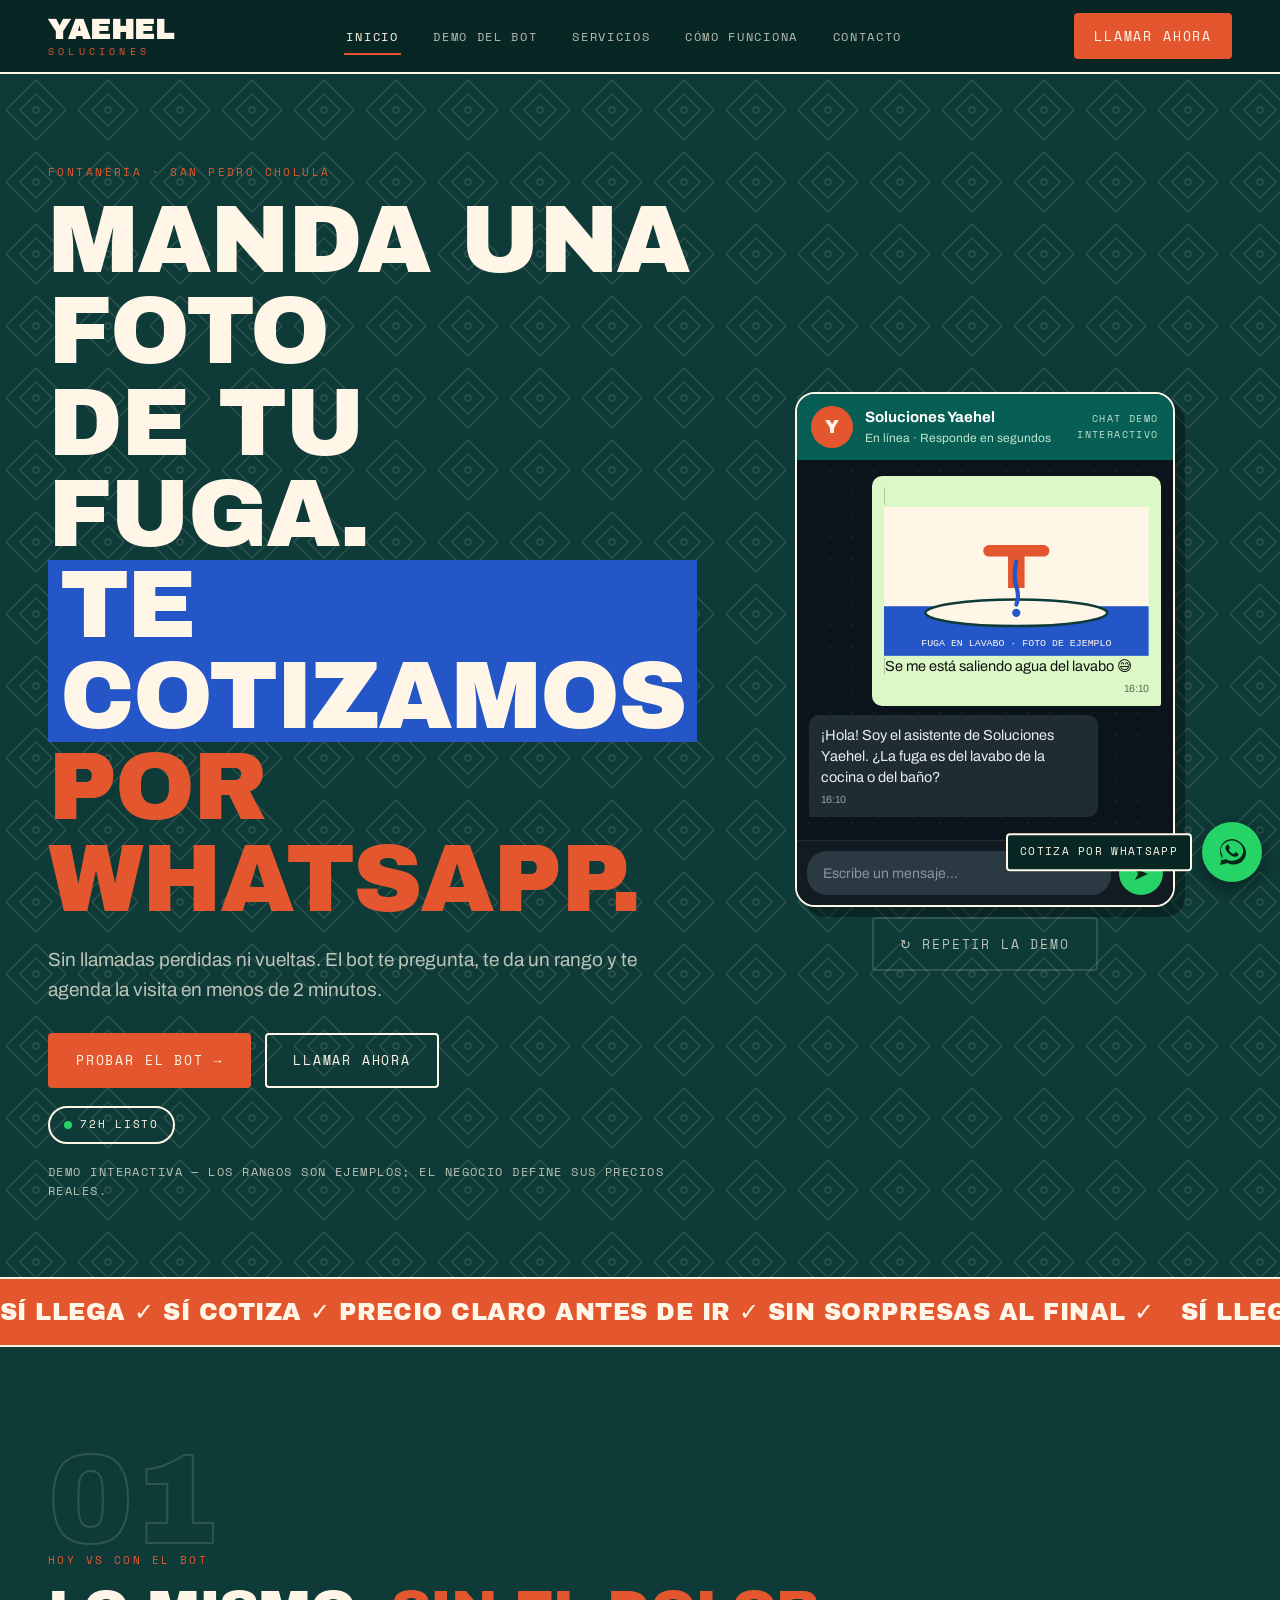
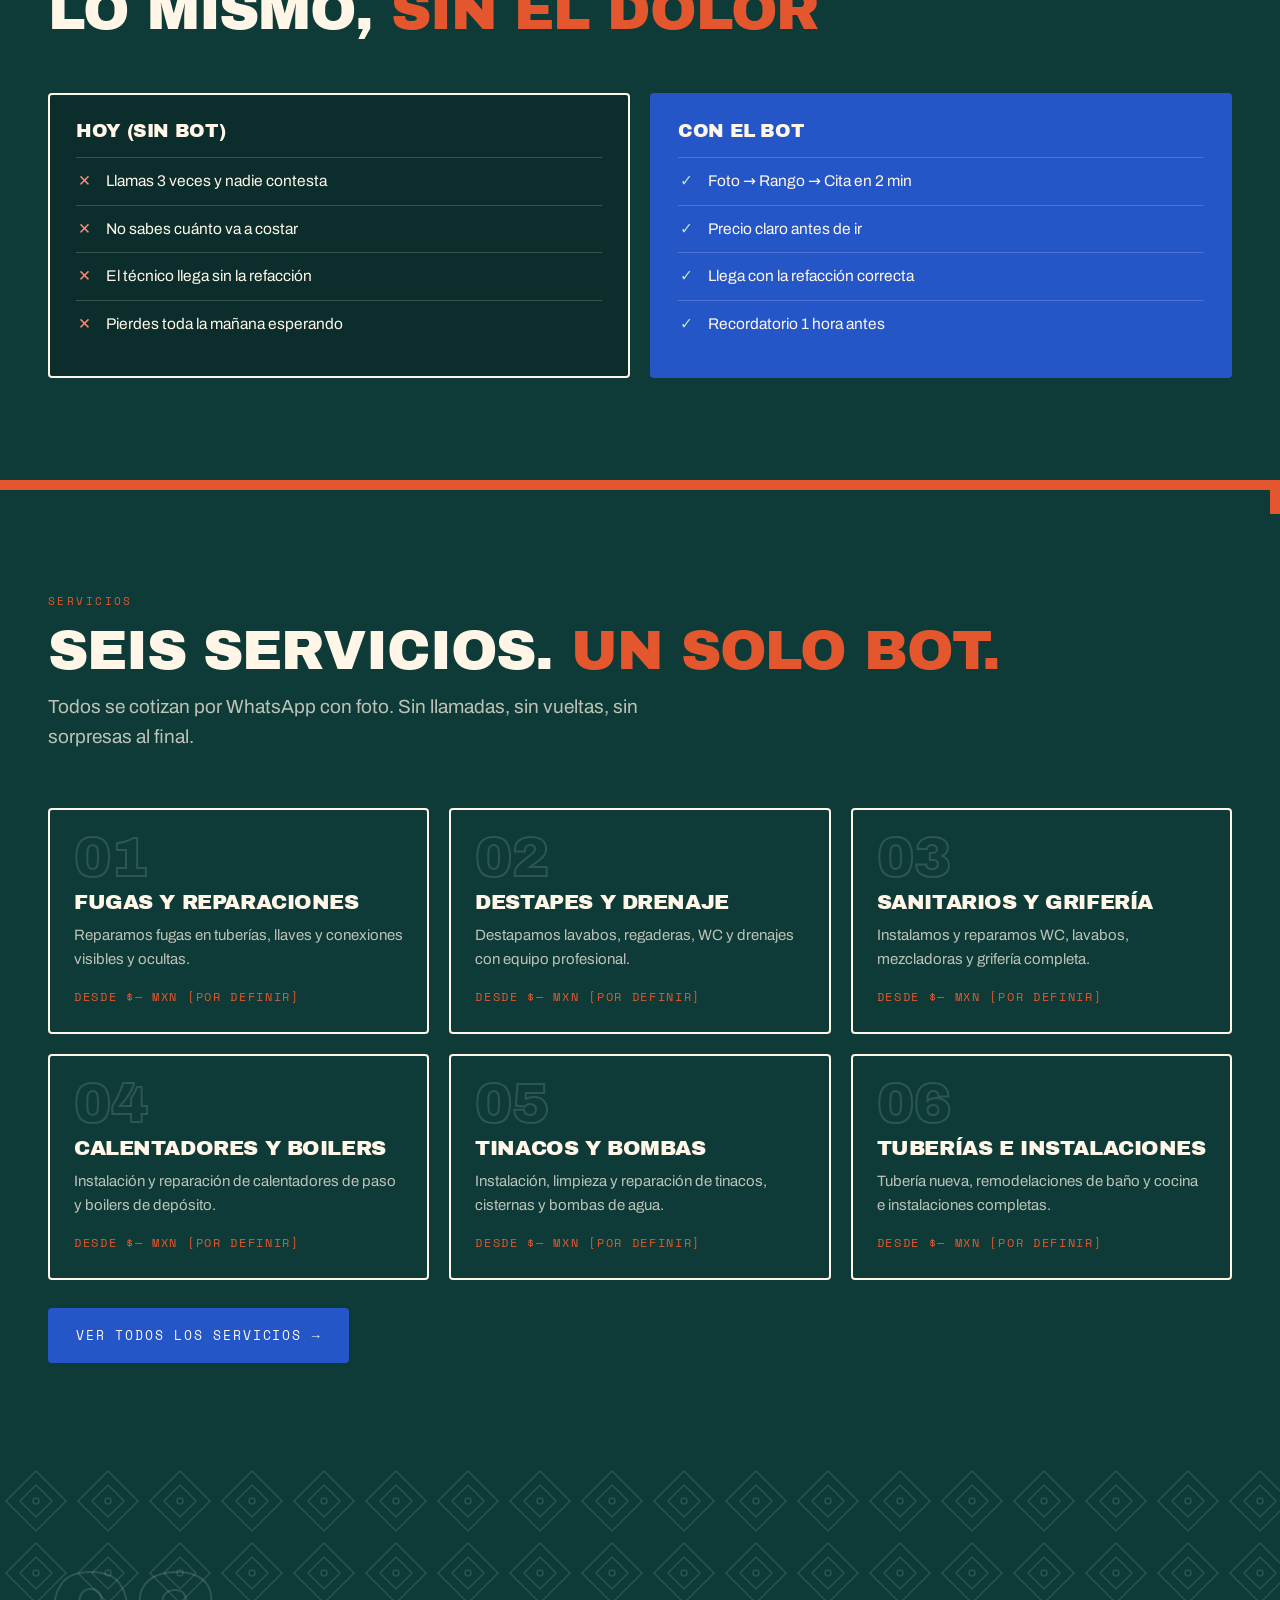
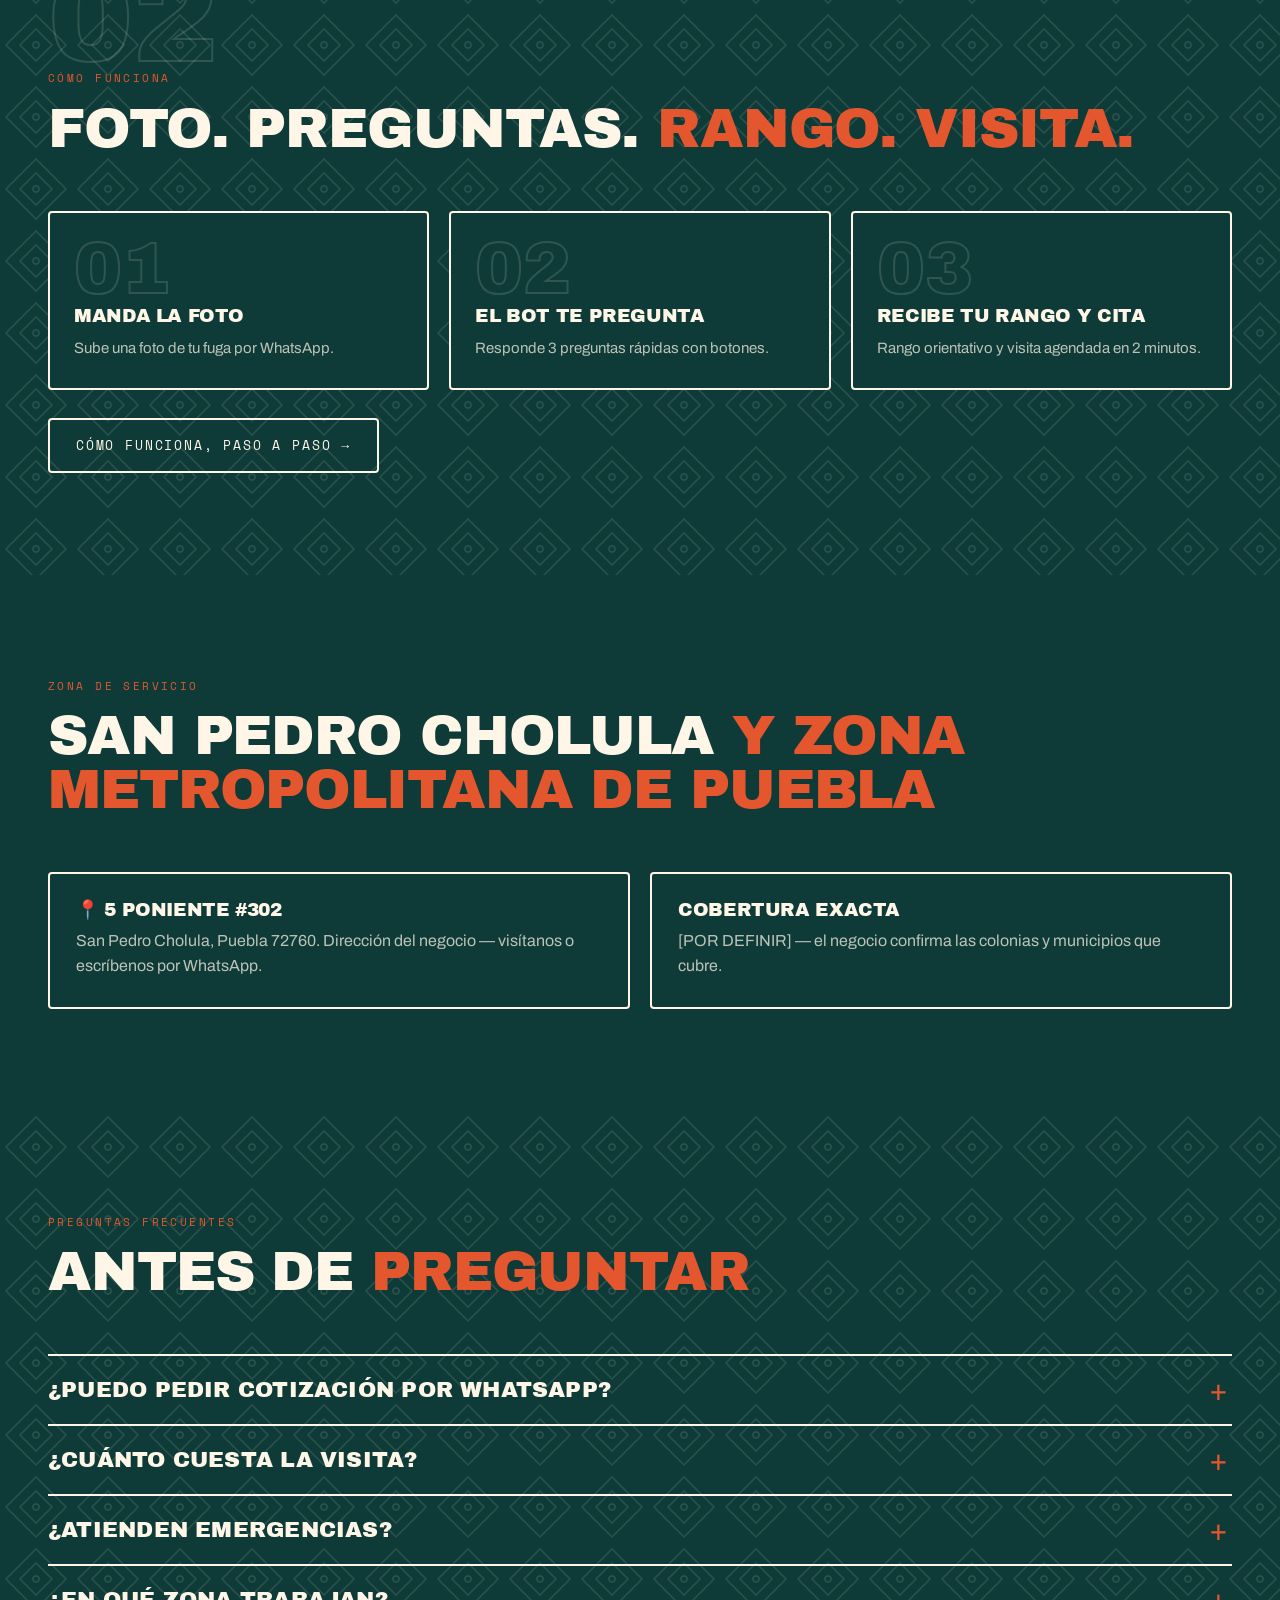
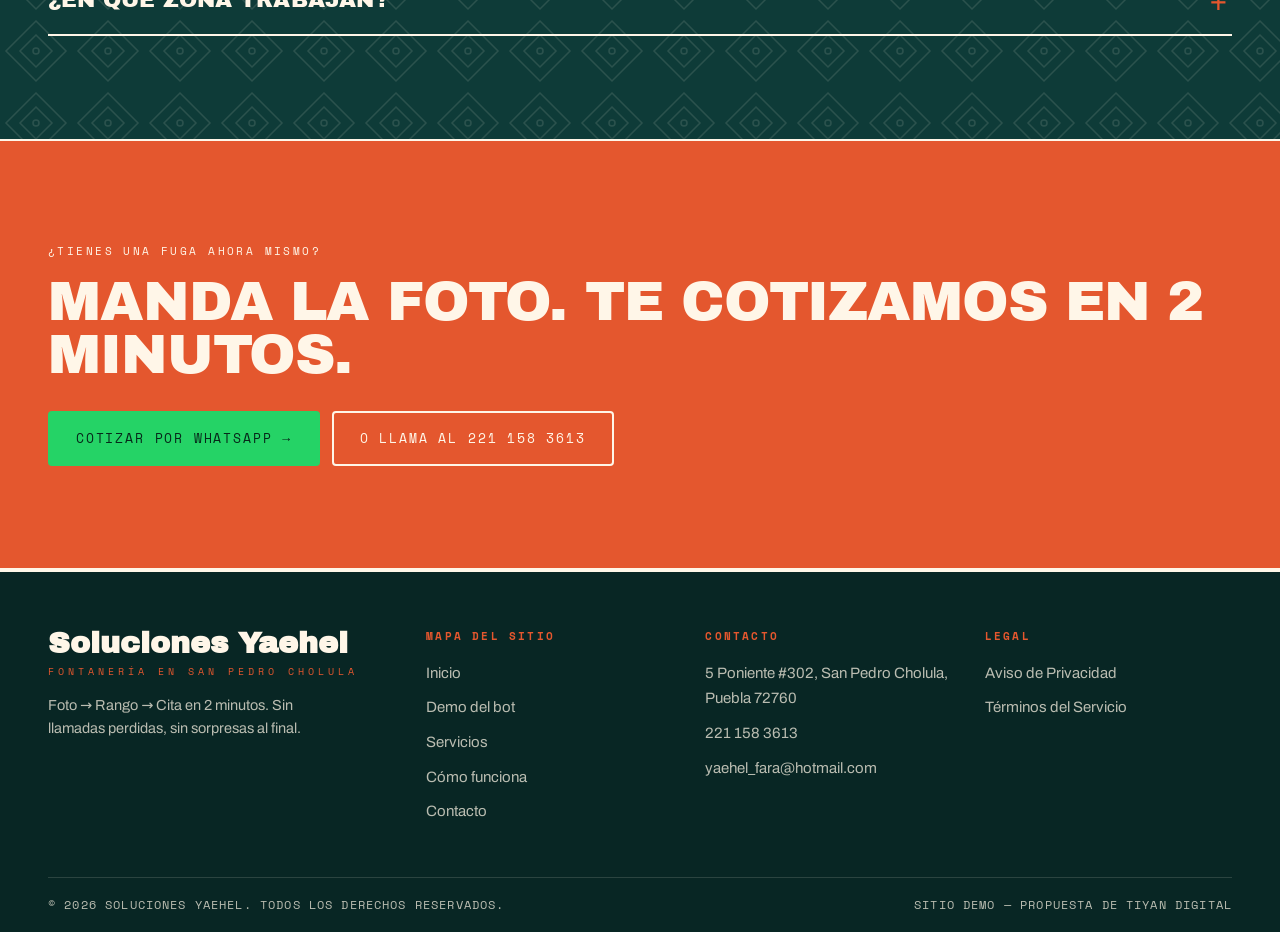
<file: index.html>
<!DOCTYPE html>
<html lang="es-MX">
<head>
<meta charset="UTF-8">
<meta name="viewport" content="width=device-width, initial-scale=1.0">
<title>Soluciones Yaehel — Fontanería en San Pedro Cholula | Cotiza por WhatsApp</title>
<meta name="description" content="Manda una foto de tu fuga por WhatsApp y te cotizamos en menos de 2 minutos. Fontanería en San Pedro Cholula, Puebla. Sin llamadas perdidas, sin sorpresas al final.">
<link rel="stylesheet" href="assets/fonts/fonts.css">
<link rel="stylesheet" href="assets/css/style.css">
</head>
<body>

<header class="site-header">
  <div class="wrap nav">
    <a class="brand" href="index.html" aria-label="Soluciones Yaehel — Inicio">
      <strong>YAEHEL</strong><span>SOLUCIONES</span>
    </a>
    <button class="nav-toggle" aria-label="Abrir menú" aria-expanded="false">☰</button>
    <nav aria-label="Navegación principal">
      <ul class="nav-links">
        <li><a href="index.html" class="active" aria-current="page">Inicio</a></li>
        <li><a href="demo-bot.html">Demo del Bot</a></li>
        <li><a href="servicios.html">Servicios</a></li>
        <li><a href="como-funciona.html">Cómo Funciona</a></li>
        <li><a href="contacto.html">Contacto</a></li>
      </ul>
    </nav>
    <a class="btn btn-terra nav-call" href="tel:+522211583613">Llamar ahora</a>
  </div>
</header>

<main>
  <!-- HERO -->
  <section class="hero talavera">
    <div class="wrap hero-grid">
      <div>
        <span class="eyebrow">Fontanería · San Pedro Cholula</span>
        <h1 class="h-display">
          <span class="hero-line"><span>Manda una foto</span></span>
          <span class="hero-line"><span>de tu fuga.</span></span>
          <span class="hero-line"><span class="hl-cobalt">Te cotizamos</span></span>
          <span class="hero-line"><span class="hl-terra">por WhatsApp.</span></span>
        </h1>
        <p class="lead">Sin llamadas perdidas ni vueltas. El bot te pregunta, te da un rango y te agenda la visita en menos de 2 minutos.</p>
        <div class="hero-ctas">
          <a class="btn btn-terra" href="demo-bot.html">Probar el bot →</a>
          <a class="btn btn-outline" href="tel:+522211583613">Llamar ahora</a>
        </div>
        <span class="chip"><span class="dot"></span> 72h listo</span>
        <p class="hero-note">Demo interactiva — los rangos son ejemplos; el negocio define sus precios reales.</p>
      </div>

      <div>
        <div class="phone" role="img" aria-label="Demostración animada del chat de WhatsApp de Soluciones Yaehel">
          <div class="phone-head">
            <div class="phone-avatar">Y</div>
            <div class="who"><b data-biz>Soluciones Yaehel</b><small>En línea · Responde en segundos</small></div>
            <div class="phone-tag">Chat demo<br>Interactivo</div>
          </div>
          <div class="chat" id="hero-chat" aria-live="polite"></div>
          <div class="chat-input">
            <input type="text" placeholder="Escribe un mensaje..." aria-label="Escribe un mensaje" disabled>
            <button type="button" aria-label="Enviar mensaje" disabled>➤</button>
          </div>
        </div>
        <button class="btn btn-ghost chat-replay" id="hero-replay" type="button">↻ Repetir la demo</button>
      </div>
    </div>
  </section>

  <!-- MARQUEE -->
  <div class="marquee" aria-hidden="true">
    <div class="marquee-track">
      <span>Sí llega ✓ Sí cotiza ✓ Precio claro antes de ir ✓ Sin sorpresas al final ✓&nbsp;</span>
      <span>Sí llega ✓ Sí cotiza ✓ Precio claro antes de ir ✓ Sin sorpresas al final ✓&nbsp;</span>
    </div>
  </div>

  <!-- 01 / HOY VS CON EL BOT -->
  <section>
    <div class="wrap">
      <div class="section-head reveal">
        <span class="num">01</span>
        <span class="eyebrow">Hoy vs con el bot</span>
        <h2 class="h2">Lo mismo, <span class="hl-terra">sin el dolor</span></h2>
      </div>
      <div class="compare reveal">
        <div class="compare-col bad">
          <h3>Hoy (sin bot)</h3>
          <ul>
            <li>Llamas 3 veces y nadie contesta</li>
            <li>No sabes cuánto va a costar</li>
            <li>El técnico llega sin la refacción</li>
            <li>Pierdes toda la mañana esperando</li>
          </ul>
        </div>
        <div class="compare-col good">
          <h3>Con el bot</h3>
          <ul>
            <li>Foto → Rango → Cita en 2 min</li>
            <li>Precio claro antes de ir</li>
            <li>Llega con la refacción correcta</li>
            <li>Recordatorio 1 hora antes</li>
          </ul>
        </div>
      </div>
    </div>
  </section>

  <div class="pipe" aria-hidden="true"></div>

  <!-- SERVICIOS DESTACADOS -->
  <section>
    <div class="wrap">
      <div class="section-head reveal">
        <span class="eyebrow">Servicios</span>
        <h2 class="h2">Seis servicios. <span class="hl-terra">Un solo bot.</span></h2>
        <p class="lead">Todos se cotizan por WhatsApp con foto. Sin llamadas, sin vueltas, sin sorpresas al final.</p>
      </div>
      <div class="grid-3">
        <article class="card reveal"><span class="num">01</span><h3>Fugas y reparaciones</h3><p>Reparamos fugas en tuberías, llaves y conexiones visibles y ocultas.</p><span class="price">Desde $— MXN [POR DEFINIR]</span></article>
        <article class="card reveal"><span class="num">02</span><h3>Destapes y drenaje</h3><p>Destapamos lavabos, regaderas, WC y drenajes con equipo profesional.</p><span class="price">Desde $— MXN [POR DEFINIR]</span></article>
        <article class="card reveal"><span class="num">03</span><h3>Sanitarios y grifería</h3><p>Instalamos y reparamos WC, lavabos, mezcladoras y grifería completa.</p><span class="price">Desde $— MXN [POR DEFINIR]</span></article>
        <article class="card reveal"><span class="num">04</span><h3>Calentadores y boilers</h3><p>Instalación y reparación de calentadores de paso y boilers de depósito.</p><span class="price">Desde $— MXN [POR DEFINIR]</span></article>
        <article class="card reveal"><span class="num">05</span><h3>Tinacos y bombas</h3><p>Instalación, limpieza y reparación de tinacos, cisternas y bombas de agua.</p><span class="price">Desde $— MXN [POR DEFINIR]</span></article>
        <article class="card reveal"><span class="num">06</span><h3>Tuberías e instalaciones</h3><p>Tubería nueva, remodelaciones de baño y cocina e instalaciones completas.</p><span class="price">Desde $— MXN [POR DEFINIR]</span></article>
      </div>
      <div style="margin-top:28px" class="reveal"><a class="btn btn-cobalt" href="servicios.html">Ver todos los servicios →</a></div>
    </div>
  </section>

  <!-- 02 / CÓMO FUNCIONA -->
  <section class="talavera">
    <div class="wrap">
      <div class="section-head reveal">
        <span class="num">02</span>
        <span class="eyebrow">Cómo funciona</span>
        <h2 class="h2">Foto. Preguntas. <span class="hl-terra">Rango. Visita.</span></h2>
      </div>
      <div class="steps">
        <div class="step reveal"><span class="num">01</span><h3>Manda la foto</h3><p>Sube una foto de tu fuga por WhatsApp.</p></div>
        <div class="step reveal"><span class="num">02</span><h3>El bot te pregunta</h3><p>Responde 3 preguntas rápidas con botones.</p></div>
        <div class="step reveal"><span class="num">03</span><h3>Recibe tu rango y cita</h3><p>Rango orientativo y visita agendada en 2 minutos.</p></div>
      </div>
      <div style="margin-top:28px" class="reveal"><a class="btn btn-outline" href="como-funciona.html">Cómo funciona, paso a paso →</a></div>
    </div>
  </section>

  <!-- ZONA DE SERVICIO -->
  <section>
    <div class="wrap">
      <div class="section-head reveal">
        <span class="eyebrow">Zona de servicio</span>
        <h2 class="h2">San Pedro Cholula <span class="hl-terra">y zona metropolitana de Puebla</span></h2>
      </div>
      <div class="zone-grid reveal">
        <div class="zone-box">
          <h3>📍 5 Poniente #302</h3>
          <p>San Pedro Cholula, Puebla 72760. Dirección del negocio — visítanos o escríbenos por WhatsApp.</p>
        </div>
        <div class="zone-box">
          <h3>Cobertura exacta</h3>
          <p>[POR DEFINIR] — el negocio confirma las colonias y municipios que cubre.</p>
        </div>
      </div>
    </div>
  </section>

  <!-- FAQ -->
  <section class="talavera">
    <div class="wrap">
      <div class="section-head reveal">
        <span class="eyebrow">Preguntas frecuentes</span>
        <h2 class="h2">Antes de <span class="hl-terra">preguntar</span></h2>
      </div>
      <div class="faq reveal">
        <div class="faq-item">
          <button class="faq-q" type="button" aria-expanded="false">¿Puedo pedir cotización por WhatsApp?</button>
          <div class="faq-a"><p>Sí. Manda una foto de tu fuga y el bot te da un rango orientativo en menos de 2 minutos.</p></div>
        </div>
        <div class="faq-item">
          <button class="faq-q" type="button" aria-expanded="false">¿Cuánto cuesta la visita?</button>
          <div class="faq-a"><p>Te confirmamos el rango antes de ir; el precio final se confirma en tu casa antes de empezar.</p></div>
        </div>
        <div class="faq-item">
          <button class="faq-q" type="button" aria-expanded="false">¿Atienden emergencias?</button>
          <div class="faq-a"><p>Emergencias [POR DEFINIR].</p></div>
        </div>
        <div class="faq-item">
          <button class="faq-q" type="button" aria-expanded="false">¿En qué zona trabajan?</button>
          <div class="faq-a"><p>San Pedro Cholula y zona metropolitana de Puebla. Cobertura exacta [POR DEFINIR].</p></div>
        </div>
      </div>
    </div>
  </section>

  <!-- CTA FINAL -->
  <section class="band-terra">
    <div class="wrap band-inner reveal">
      <div>
        <span class="eyebrow" style="color:var(--cream)">¿Tienes una fuga ahora mismo?</span>
        <h2 class="h2">Manda la foto. Te cotizamos en 2 minutos.</h2>
      </div>
      <div style="display:flex;gap:12px;flex-wrap:wrap">
        <a class="btn btn-wa" data-wa href="https://wa.me/522211583613">Cotizar por WhatsApp →</a>
        <a class="btn btn-outline" href="tel:+522211583613">O llama al 221 158 3613</a>
      </div>
    </div>
  </section>
</main>

<footer class="site-footer">
  <div class="wrap">
    <div class="foot-grid">
      <div class="foot-brand">
        <strong data-biz>SOLUCIONES YAEHEL</strong>
        <span>FONTANERÍA EN SAN PEDRO CHOLULA</span>
        <p>Foto → Rango → Cita en 2 minutos. Sin llamadas perdidas, sin sorpresas al final.</p>
      </div>
      <div>
        <h4>Mapa del sitio</h4>
        <ul>
          <li><a href="index.html">Inicio</a></li>
          <li><a href="demo-bot.html">Demo del bot</a></li>
          <li><a href="servicios.html">Servicios</a></li>
          <li><a href="como-funciona.html">Cómo funciona</a></li>
          <li><a href="contacto.html">Contacto</a></li>
        </ul>
      </div>
      <div>
        <h4>Contacto</h4>
        <ul>
          <li><a href="https://www.google.com/maps/search/?api=1&query=5+Poniente+302+San+Pedro+Cholula+Puebla+72760" target="_blank" rel="noopener">5 Poniente #302, San Pedro Cholula, Puebla 72760</a></li>
          <li><a href="tel:+522211583613">221 158 3613</a></li>
          <li><a href="mailto:yaehel_fara@hotmail.com">yaehel_fara@hotmail.com</a></li>
        </ul>
      </div>
      <div>
        <h4>Legal</h4>
        <ul>
          <li><a href="privacidad.html">Aviso de Privacidad</a></li>
          <li><a href="terminos.html">Términos del Servicio</a></li>
        </ul>
      </div>
    </div>
    <div class="foot-bottom">
      <span>© <span data-year>2026</span> <span data-biz>Soluciones Yaehel</span>. Todos los derechos reservados.</span>
      <span>Sitio demo — Propuesta de Tiyan Digital</span>
    </div>
  </div>
</footer>

<a class="wa-float" data-wa href="https://wa.me/522211583613" aria-label="Escríbenos por WhatsApp">
  <span class="wa-label">Cotiza por WhatsApp</span>
  <svg viewBox="0 0 32 32" fill="#06281A" aria-hidden="true"><path d="M16 3C9.4 3 4 8.4 4 15c0 2.4.7 4.6 2 6.5L4 29l7.7-2c1.8 1 3.9 1.5 6 1.5h.3c6.6 0 12-5.4 12-12S22.6 3 16 3zm0 21.8c-1.9 0-3.8-.5-5.4-1.5l-.4-.2-4.6 1.2 1.2-4.5-.3-.4c-1.1-1.7-1.7-3.7-1.7-5.7C4.8 9.6 9.9 4.5 16 4.5S27.2 9.6 27.2 15 22.1 24.8 16 24.8zm5.9-7.4c-.3-.2-1.9-1-2.2-1.1-.3-.1-.5-.2-.7.2-.2.3-.8 1.1-1 1.3-.2.2-.4.2-.7.1-.3-.2-1.4-.5-2.6-1.6-1-.9-1.6-1.9-1.8-2.2-.2-.3 0-.5.1-.7l.5-.6c.2-.2.2-.4.3-.6.1-.2 0-.4 0-.6-.1-.2-.7-1.7-1-2.3-.2-.6-.5-.5-.7-.5h-.6c-.2 0-.6.1-.9.4-.3.3-1.1 1.1-1.1 2.7s1.1 3.1 1.3 3.3c.2.2 2.2 3.4 5.4 4.7.8.3 1.4.5 1.8.7.8.2 1.5.2 2 .1.6-.1 1.9-.8 2.2-1.5.3-.8.3-1.4.2-1.5-.1-.2-.3-.3-.7-.5z"/></svg>
</a>

<script src="assets/js/site.js"></script>
</body>
</html>
</file>
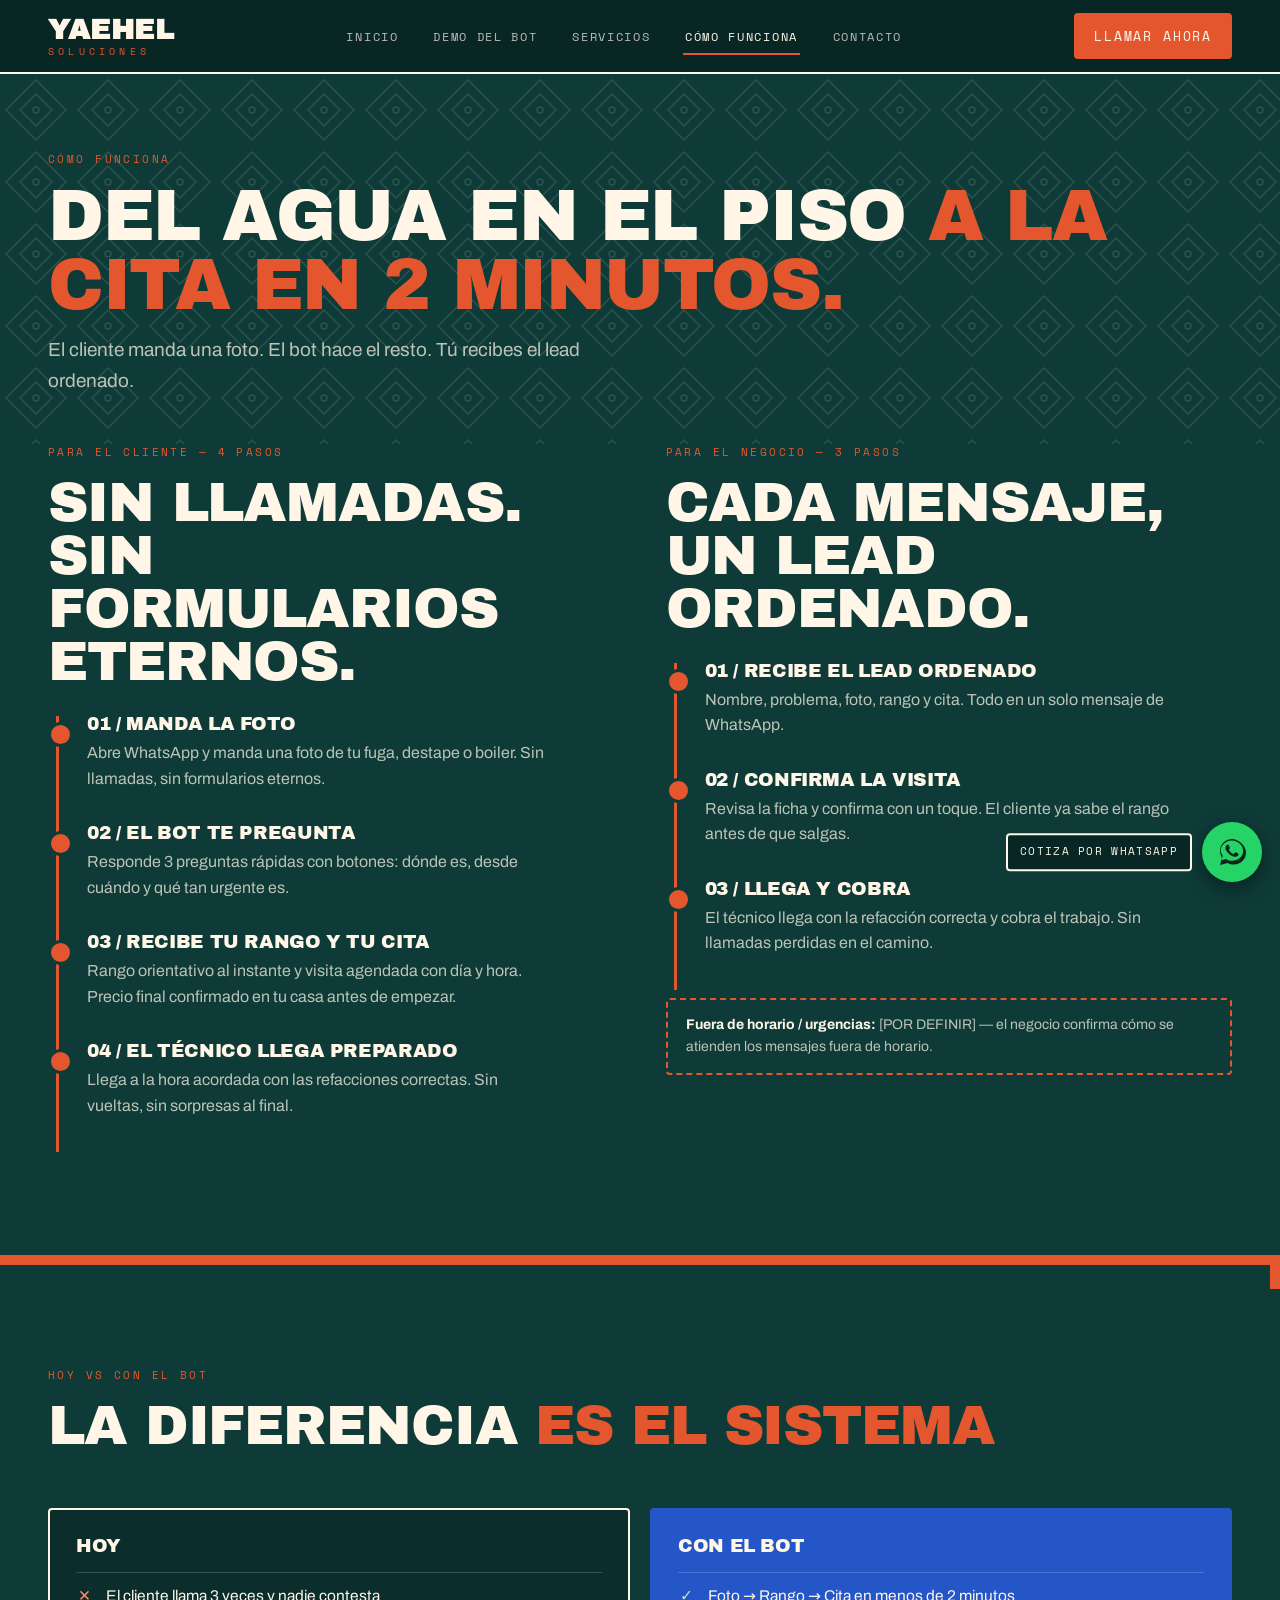
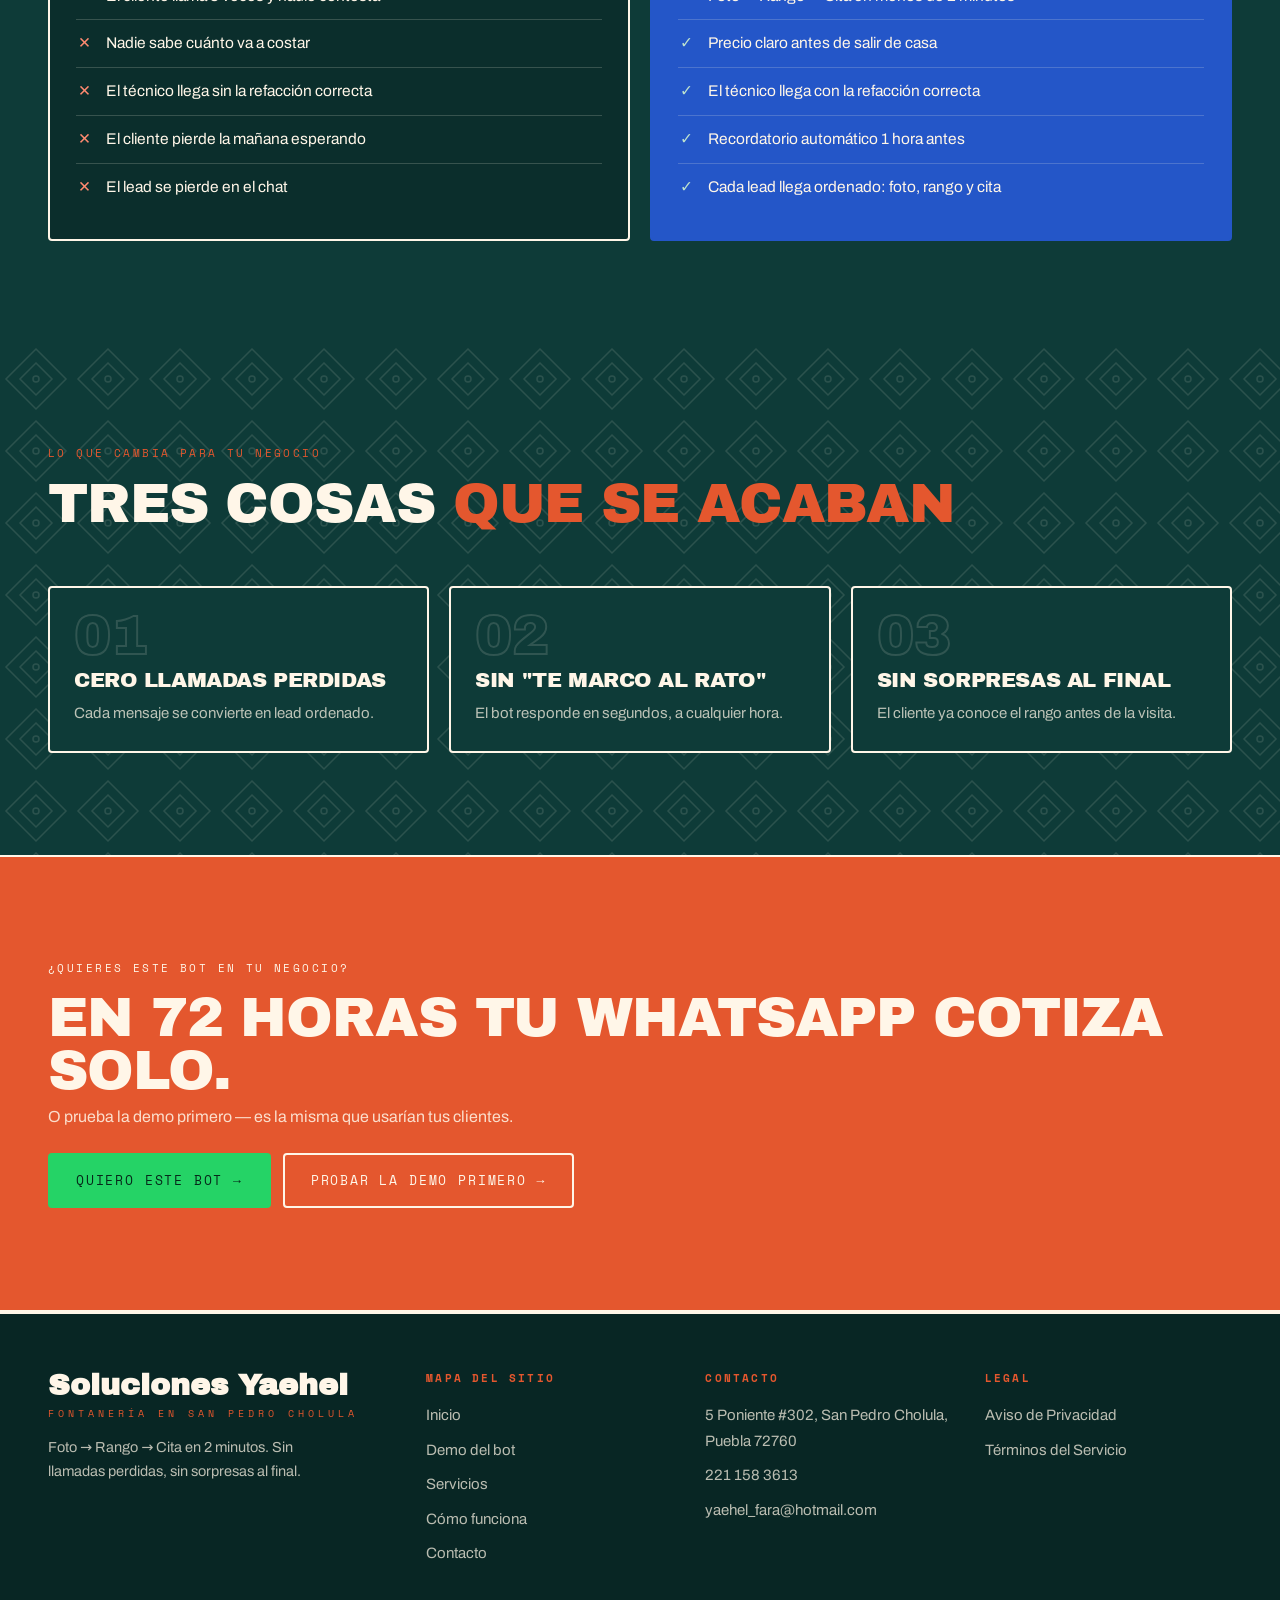
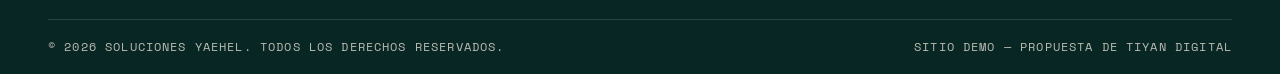
<file: como-funciona.html>
<!DOCTYPE html>
<html lang="es-MX">
<head>
<meta charset="UTF-8">
<meta name="viewport" content="width=device-width, initial-scale=1.0">
<title>Cómo Funciona — Soluciones Yaehel | Del agua en el piso a la cita en 2 minutos</title>
<meta name="description" content="El cliente manda una foto. El bot hace el resto. El negocio recibe el lead ordenado. Así funciona el bot de cotización por WhatsApp de Soluciones Yaehel.">
<link rel="stylesheet" href="assets/fonts/fonts.css">
<link rel="stylesheet" href="assets/css/style.css">
</head>
<body>

<header class="site-header">
  <div class="wrap nav">
    <a class="brand" href="index.html" aria-label="Soluciones Yaehel — Inicio">
      <strong>YAEHEL</strong><span>SOLUCIONES</span>
    </a>
    <button class="nav-toggle" aria-label="Abrir menú" aria-expanded="false">☰</button>
    <nav aria-label="Navegación principal">
      <ul class="nav-links">
        <li><a href="index.html">Inicio</a></li>
        <li><a href="demo-bot.html">Demo del Bot</a></li>
        <li><a href="servicios.html">Servicios</a></li>
        <li><a href="como-funciona.html" class="active" aria-current="page">Cómo Funciona</a></li>
        <li><a href="contacto.html">Contacto</a></li>
      </ul>
    </nav>
    <a class="btn btn-terra nav-call" href="tel:+522211583613">Llamar ahora</a>
  </div>
</header>

<main>
  <section class="page-hero talavera">
    <div class="wrap">
      <span class="eyebrow">Cómo funciona</span>
      <h1 class="h1">Del agua en el piso <span class="hl-terra">a la cita en 2 minutos.</span></h1>
      <p class="lead">El cliente manda una foto. El bot hace el resto. Tú recibes el lead ordenado.</p>
    </div>
  </section>

  <section style="padding-top:0">
    <div class="wrap grid-2">
      <div class="reveal">
        <span class="eyebrow">Para el cliente — 4 pasos</span>
        <h2 class="h2" style="margin:10px 0 28px">Sin llamadas.<br>Sin formularios eternos.</h2>
        <ol class="timeline">
          <li>
            <h3>01 / Manda la foto</h3>
            <p>Abre WhatsApp y manda una foto de tu fuga, destape o boiler. Sin llamadas, sin formularios eternos.</p>
          </li>
          <li>
            <h3>02 / El bot te pregunta</h3>
            <p>Responde 3 preguntas rápidas con botones: dónde es, desde cuándo y qué tan urgente es.</p>
          </li>
          <li>
            <h3>03 / Recibe tu rango y tu cita</h3>
            <p>Rango orientativo al instante y visita agendada con día y hora. Precio final confirmado en tu casa antes de empezar.</p>
          </li>
          <li>
            <h3>04 / El técnico llega preparado</h3>
            <p>Llega a la hora acordada con las refacciones correctas. Sin vueltas, sin sorpresas al final.</p>
          </li>
        </ol>
      </div>
      <div class="reveal">
        <span class="eyebrow">Para el negocio — 3 pasos</span>
        <h2 class="h2" style="margin:10px 0 28px">Cada mensaje,<br>un lead ordenado.</h2>
        <ol class="timeline">
          <li>
            <h3>01 / Recibe el lead ordenado</h3>
            <p>Nombre, problema, foto, rango y cita. Todo en un solo mensaje de WhatsApp.</p>
          </li>
          <li>
            <h3>02 / Confirma la visita</h3>
            <p>Revisa la ficha y confirma con un toque. El cliente ya sabe el rango antes de que salgas.</p>
          </li>
          <li>
            <h3>03 / Llega y cobra</h3>
            <p>El técnico llega con la refacción correcta y cobra el trabajo. Sin llamadas perdidas en el camino.</p>
          </li>
        </ol>
        <div class="demo-note" style="margin-top:8px">
          <b>Fuera de horario / urgencias:</b> [POR DEFINIR] — el negocio confirma cómo se atienden los mensajes fuera de horario.
        </div>
      </div>
    </div>
  </section>

  <div class="pipe" aria-hidden="true"></div>

  <section>
    <div class="wrap">
      <div class="section-head reveal">
        <span class="eyebrow">Hoy vs con el bot</span>
        <h2 class="h2">La diferencia <span class="hl-terra">es el sistema</span></h2>
      </div>
      <div class="compare reveal">
        <div class="compare-col bad">
          <h3>Hoy</h3>
          <ul>
            <li>El cliente llama 3 veces y nadie contesta</li>
            <li>Nadie sabe cuánto va a costar</li>
            <li>El técnico llega sin la refacción correcta</li>
            <li>El cliente pierde la mañana esperando</li>
            <li>El lead se pierde en el chat</li>
          </ul>
        </div>
        <div class="compare-col good">
          <h3>Con el bot</h3>
          <ul>
            <li>Foto → Rango → Cita en menos de 2 minutos</li>
            <li>Precio claro antes de salir de casa</li>
            <li>El técnico llega con la refacción correcta</li>
            <li>Recordatorio automático 1 hora antes</li>
            <li>Cada lead llega ordenado: foto, rango y cita</li>
          </ul>
        </div>
      </div>
    </div>
  </section>

  <section class="talavera">
    <div class="wrap">
      <div class="section-head reveal">
        <span class="eyebrow">Lo que cambia para tu negocio</span>
        <h2 class="h2">Tres cosas <span class="hl-terra">que se acaban</span></h2>
      </div>
      <div class="grid-3">
        <article class="card reveal"><span class="num">01</span><h3>Cero llamadas perdidas</h3><p>Cada mensaje se convierte en lead ordenado.</p></article>
        <article class="card reveal"><span class="num">02</span><h3>Sin "te marco al rato"</h3><p>El bot responde en segundos, a cualquier hora.</p></article>
        <article class="card reveal"><span class="num">03</span><h3>Sin sorpresas al final</h3><p>El cliente ya conoce el rango antes de la visita.</p></article>
      </div>
    </div>
  </section>

  <section class="band-terra">
    <div class="wrap band-inner reveal">
      <div>
        <span class="eyebrow" style="color:var(--cream)">¿Quieres este bot en tu negocio?</span>
        <h2 class="h2">En 72 horas tu WhatsApp cotiza solo.</h2>
        <p>O prueba la demo primero — es la misma que usarían tus clientes.</p>
      </div>
      <div style="display:flex;gap:12px;flex-wrap:wrap">
        <a class="btn btn-wa" href="contacto.html">Quiero este bot →</a>
        <a class="btn btn-outline" href="demo-bot.html">Probar la demo primero →</a>
      </div>
    </div>
  </section>
</main>

<footer class="site-footer">
  <div class="wrap">
    <div class="foot-grid">
      <div class="foot-brand">
        <strong data-biz>SOLUCIONES YAEHEL</strong>
        <span>FONTANERÍA EN SAN PEDRO CHOLULA</span>
        <p>Foto → Rango → Cita en 2 minutos. Sin llamadas perdidas, sin sorpresas al final.</p>
      </div>
      <div>
        <h4>Mapa del sitio</h4>
        <ul>
          <li><a href="index.html">Inicio</a></li>
          <li><a href="demo-bot.html">Demo del bot</a></li>
          <li><a href="servicios.html">Servicios</a></li>
          <li><a href="como-funciona.html">Cómo funciona</a></li>
          <li><a href="contacto.html">Contacto</a></li>
        </ul>
      </div>
      <div>
        <h4>Contacto</h4>
        <ul>
          <li><a href="https://www.google.com/maps/search/?api=1&query=5+Poniente+302+San+Pedro+Cholula+Puebla+72760" target="_blank" rel="noopener">5 Poniente #302, San Pedro Cholula, Puebla 72760</a></li>
          <li><a href="tel:+522211583613">221 158 3613</a></li>
          <li><a href="mailto:yaehel_fara@hotmail.com">yaehel_fara@hotmail.com</a></li>
        </ul>
      </div>
      <div>
        <h4>Legal</h4>
        <ul>
          <li><a href="privacidad.html">Aviso de Privacidad</a></li>
          <li><a href="terminos.html">Términos del Servicio</a></li>
        </ul>
      </div>
    </div>
    <div class="foot-bottom">
      <span>© <span data-year>2026</span> <span data-biz>Soluciones Yaehel</span>. Todos los derechos reservados.</span>
      <span>Sitio demo — Propuesta de Tiyan Digital</span>
    </div>
  </div>
</footer>

<a class="wa-float" data-wa href="https://wa.me/522211583613" aria-label="Escríbenos por WhatsApp">
  <span class="wa-label">Cotiza por WhatsApp</span>
  <svg viewBox="0 0 32 32" fill="#06281A" aria-hidden="true"><path d="M16 3C9.4 3 4 8.4 4 15c0 2.4.7 4.6 2 6.5L4 29l7.7-2c1.8 1 3.9 1.5 6 1.5h.3c6.6 0 12-5.4 12-12S22.6 3 16 3zm0 21.8c-1.9 0-3.8-.5-5.4-1.5l-.4-.2-4.6 1.2 1.2-4.5-.3-.4c-1.1-1.7-1.7-3.7-1.7-5.7C4.8 9.6 9.9 4.5 16 4.5S27.2 9.6 27.2 15 22.1 24.8 16 24.8zm5.9-7.4c-.3-.2-1.9-1-2.2-1.1-.3-.1-.5-.2-.7.2-.2.3-.8 1.1-1 1.3-.2.2-.4.2-.7.1-.3-.2-1.4-.5-2.6-1.6-1-.9-1.6-1.9-1.8-2.2-.2-.3 0-.5.1-.7l.5-.6c.2-.2.2-.4.3-.6.1-.2 0-.4 0-.6-.1-.2-.7-1.7-1-2.3-.2-.6-.5-.5-.7-.5h-.6c-.2 0-.6.1-.9.4-.3.3-1.1 1.1-1.1 2.7s1.1 3.1 1.3 3.3c.2.2 2.2 3.4 5.4 4.7.8.3 1.4.5 1.8.7.8.2 1.5.2 2 .1.6-.1 1.9-.8 2.2-1.5.3-.8.3-1.4.2-1.5-.1-.2-.3-.3-.7-.5z"/></svg>
</a>

<script src="assets/js/site.js"></script>
</body>
</html>
</file>
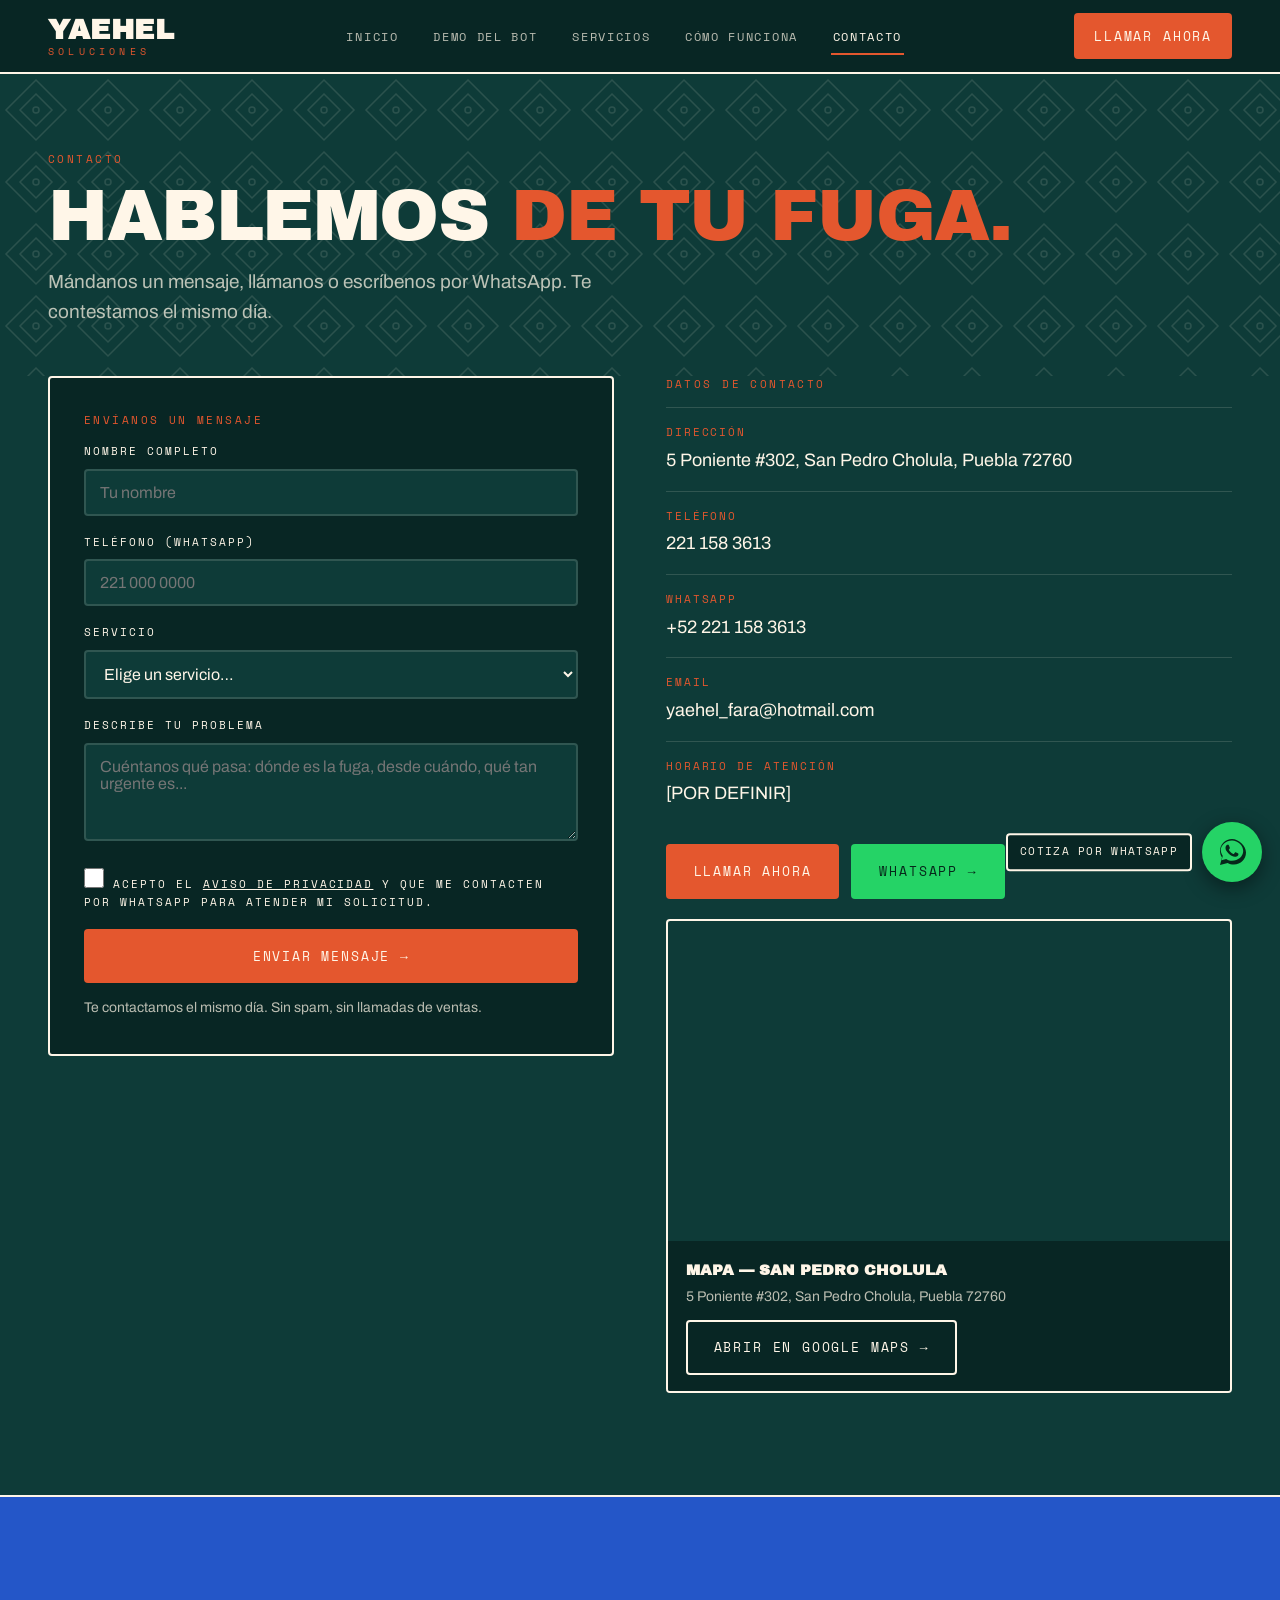
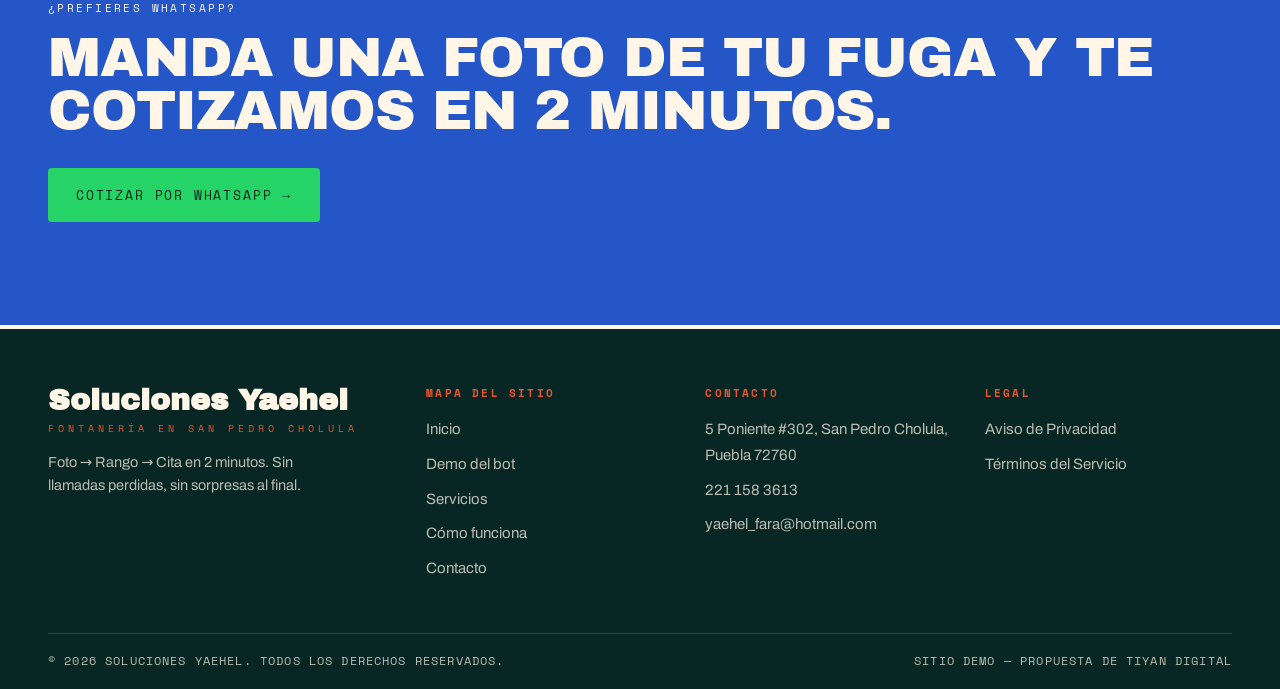
<file: contacto.html>
<!DOCTYPE html>
<html lang="es-MX">
<head>
<meta charset="UTF-8">
<meta name="viewport" content="width=device-width, initial-scale=1.0">
<title>Contacto — Soluciones Yaehel | 5 Poniente #302, San Pedro Cholula</title>
<meta name="description" content="Mándanos un mensaje, llámanos o escríbenos por WhatsApp. Soluciones Yaehel, fontanería en San Pedro Cholula, Puebla. Te contestamos el mismo día.">
<link rel="stylesheet" href="assets/fonts/fonts.css">
<link rel="stylesheet" href="assets/css/style.css">
</head>
<body>

<header class="site-header">
  <div class="wrap nav">
    <a class="brand" href="index.html" aria-label="Soluciones Yaehel — Inicio">
      <strong>YAEHEL</strong><span>SOLUCIONES</span>
    </a>
    <button class="nav-toggle" aria-label="Abrir menú" aria-expanded="false">☰</button>
    <nav aria-label="Navegación principal">
      <ul class="nav-links">
        <li><a href="index.html">Inicio</a></li>
        <li><a href="demo-bot.html">Demo del Bot</a></li>
        <li><a href="servicios.html">Servicios</a></li>
        <li><a href="como-funciona.html">Cómo Funciona</a></li>
        <li><a href="contacto.html" class="active" aria-current="page">Contacto</a></li>
      </ul>
    </nav>
    <a class="btn btn-terra nav-call" href="tel:+522211583613">Llamar ahora</a>
  </div>
</header>

<main>
  <section class="page-hero talavera">
    <div class="wrap">
      <span class="eyebrow">Contacto</span>
      <h1 class="h1">Hablemos <span class="hl-terra">de tu fuga.</span></h1>
      <p class="lead">Mándanos un mensaje, llámanos o escríbenos por WhatsApp. Te contestamos el mismo día.</p>
    </div>
  </section>

  <section style="padding-top:0">
    <div class="wrap grid-2">
      <div class="form-card reveal">
        <span class="eyebrow">Envíanos un mensaje</span>
        <form id="contact-form" novalidate>
          <div class="field">
            <label for="f-nombre">Nombre completo</label>
            <input id="f-nombre" name="nombre" type="text" autocomplete="name" placeholder="Tu nombre">
            <span class="error-msg">Escribe tu nombre completo.</span>
          </div>
          <div class="field">
            <label for="f-telefono">Teléfono (WhatsApp)</label>
            <input id="f-telefono" name="telefono" type="tel" autocomplete="tel" placeholder="221 000 0000" inputmode="tel">
            <span class="error-msg">Escribe un teléfono válido (mínimo 10 dígitos).</span>
          </div>
          <div class="field">
            <label for="f-servicio">Servicio</label>
            <select id="f-servicio" name="servicio">
              <option value="">Elige un servicio…</option>
              <option>Fugas y reparaciones</option>
              <option>Destapes y drenaje</option>
              <option>Sanitarios y grifería</option>
              <option>Calentadores y boilers</option>
              <option>Tinacos y bombas de agua</option>
              <option>Tuberías e instalaciones</option>
              <option>Otro / no estoy seguro</option>
            </select>
            <span class="error-msg">Elige un servicio.</span>
          </div>
          <div class="field">
            <label for="f-descripcion">Describe tu problema</label>
            <textarea id="f-descripcion" name="descripcion" rows="4" placeholder="Cuéntanos qué pasa: dónde es la fuga, desde cuándo, qué tan urgente es..."></textarea>
            <span class="error-msg">Cuéntanos un poco qué pasa (mínimo 5 caracteres).</span>
          </div>
          <div class="field">
            <label class="check" for="f-consentimiento">
              <input id="f-consentimiento" type="checkbox">
              <span>Acepto el <a href="privacidad.html">Aviso de Privacidad</a> y que me contacten por WhatsApp para atender mi solicitud.</span>
            </label>
            <span class="error-msg">Necesitamos tu consentimiento para contactarte.</span>
          </div>
          <button class="btn btn-terra btn-block" type="submit">Enviar mensaje →</button>
          <p style="margin-top:14px;font-size:14px;color:var(--cream-dim)">Te contactamos el mismo día. Sin spam, sin llamadas de ventas.</p>
        </form>
        <div class="form-ok" id="form-ok" role="status">
          <h3>✓ Mensaje listo</h3>
          <p>Tu mensaje está armado. Toca el botón para enviarlo por WhatsApp — llega directo a <span data-biz>Soluciones Yaehel</span> con todos tus datos.</p>
          <a class="btn btn-wa" id="form-wa-send" href="https://wa.me/522211583613" target="_blank" rel="noopener">Enviar por WhatsApp →</a>
        </div>
      </div>

      <div class="reveal">
        <span class="eyebrow">Datos de contacto</span>
        <ul class="contact-list">
          <li><span class="k">Dirección</span><a href="https://www.google.com/maps/search/?api=1&query=5+Poniente+302+San+Pedro+Cholula+Puebla+72760" target="_blank" rel="noopener">5 Poniente #302, San Pedro Cholula, Puebla 72760</a></li>
          <li><span class="k">Teléfono</span><a href="tel:+522211583613">221 158 3613</a></li>
          <li><span class="k">WhatsApp</span><a data-wa href="https://wa.me/522211583613">+52 221 158 3613</a></li>
          <li><span class="k">Email</span><a href="mailto:yaehel_fara@hotmail.com">yaehel_fara@hotmail.com</a></li>
          <li><span class="k">Horario de atención</span><span style="font-size:18px">[POR DEFINIR]</span></li>
        </ul>
        <div style="display:flex;gap:12px;flex-wrap:wrap;margin-top:20px">
          <a class="btn btn-terra" href="tel:+522211583613">Llamar ahora</a>
          <a class="btn btn-wa" data-wa href="https://wa.me/522211583613">WhatsApp →</a>
        </div>
        <div class="map-box">
          <iframe title="Mapa — 5 Poniente #302, San Pedro Cholula, Puebla" src="https://www.google.com/maps?q=5%20Poniente%20302%2C%20San%20Pedro%20Cholula%2C%20Puebla%2072760&output=embed" loading="lazy" referrerpolicy="no-referrer-when-downgrade"></iframe>
          <div class="map-cap">
            <div><b>Mapa — San Pedro Cholula</b><br><span style="color:var(--cream-dim);font-size:14px">5 Poniente #302, San Pedro Cholula, Puebla 72760</span></div>
            <a class="btn btn-outline" href="https://www.google.com/maps/search/?api=1&query=5+Poniente+302+San+Pedro+Cholula+Puebla+72760" target="_blank" rel="noopener">Abrir en Google Maps →</a>
          </div>
        </div>
      </div>
    </div>
  </section>

  <section class="band-cobalt">
    <div class="wrap band-inner reveal">
      <div>
        <span class="eyebrow" style="color:var(--cream)">¿Prefieres WhatsApp?</span>
        <h2 class="h2">Manda una foto de tu fuga y te cotizamos en 2 minutos.</h2>
      </div>
      <a class="btn btn-wa" data-wa href="https://wa.me/522211583613">Cotizar por WhatsApp →</a>
    </div>
  </section>
</main>

<footer class="site-footer">
  <div class="wrap">
    <div class="foot-grid">
      <div class="foot-brand">
        <strong data-biz>SOLUCIONES YAEHEL</strong>
        <span>FONTANERÍA EN SAN PEDRO CHOLULA</span>
        <p>Foto → Rango → Cita en 2 minutos. Sin llamadas perdidas, sin sorpresas al final.</p>
      </div>
      <div>
        <h4>Mapa del sitio</h4>
        <ul>
          <li><a href="index.html">Inicio</a></li>
          <li><a href="demo-bot.html">Demo del bot</a></li>
          <li><a href="servicios.html">Servicios</a></li>
          <li><a href="como-funciona.html">Cómo funciona</a></li>
          <li><a href="contacto.html">Contacto</a></li>
        </ul>
      </div>
      <div>
        <h4>Contacto</h4>
        <ul>
          <li><a href="https://www.google.com/maps/search/?api=1&query=5+Poniente+302+San+Pedro+Cholula+Puebla+72760" target="_blank" rel="noopener">5 Poniente #302, San Pedro Cholula, Puebla 72760</a></li>
          <li><a href="tel:+522211583613">221 158 3613</a></li>
          <li><a href="mailto:yaehel_fara@hotmail.com">yaehel_fara@hotmail.com</a></li>
        </ul>
      </div>
      <div>
        <h4>Legal</h4>
        <ul>
          <li><a href="privacidad.html">Aviso de Privacidad</a></li>
          <li><a href="terminos.html">Términos del Servicio</a></li>
        </ul>
      </div>
    </div>
    <div class="foot-bottom">
      <span>© <span data-year>2026</span> <span data-biz>Soluciones Yaehel</span>. Todos los derechos reservados.</span>
      <span>Sitio demo — Propuesta de Tiyan Digital</span>
    </div>
  </div>
</footer>

<a class="wa-float" data-wa href="https://wa.me/522211583613" aria-label="Escríbenos por WhatsApp">
  <span class="wa-label">Cotiza por WhatsApp</span>
  <svg viewBox="0 0 32 32" fill="#06281A" aria-hidden="true"><path d="M16 3C9.4 3 4 8.4 4 15c0 2.4.7 4.6 2 6.5L4 29l7.7-2c1.8 1 3.9 1.5 6 1.5h.3c6.6 0 12-5.4 12-12S22.6 3 16 3zm0 21.8c-1.9 0-3.8-.5-5.4-1.5l-.4-.2-4.6 1.2 1.2-4.5-.3-.4c-1.1-1.7-1.7-3.7-1.7-5.7C4.8 9.6 9.9 4.5 16 4.5S27.2 9.6 27.2 15 22.1 24.8 16 24.8zm5.9-7.4c-.3-.2-1.9-1-2.2-1.1-.3-.1-.5-.2-.7.2-.2.3-.8 1.1-1 1.3-.2.2-.4.2-.7.1-.3-.2-1.4-.5-2.6-1.6-1-.9-1.6-1.9-1.8-2.2-.2-.3 0-.5.1-.7l.5-.6c.2-.2.2-.4.3-.6.1-.2 0-.4 0-.6-.1-.2-.7-1.7-1-2.3-.2-.6-.5-.5-.7-.5h-.6c-.2 0-.6.1-.9.4-.3.3-1.1 1.1-1.1 2.7s1.1 3.1 1.3 3.3c.2.2 2.2 3.4 5.4 4.7.8.3 1.4.5 1.8.7.8.2 1.5.2 2 .1.6-.1 1.9-.8 2.2-1.5.3-.8.3-1.4.2-1.5-.1-.2-.3-.3-.7-.5z"/></svg>
</a>

<script src="assets/js/site.js"></script>
</body>
</html>
</file>
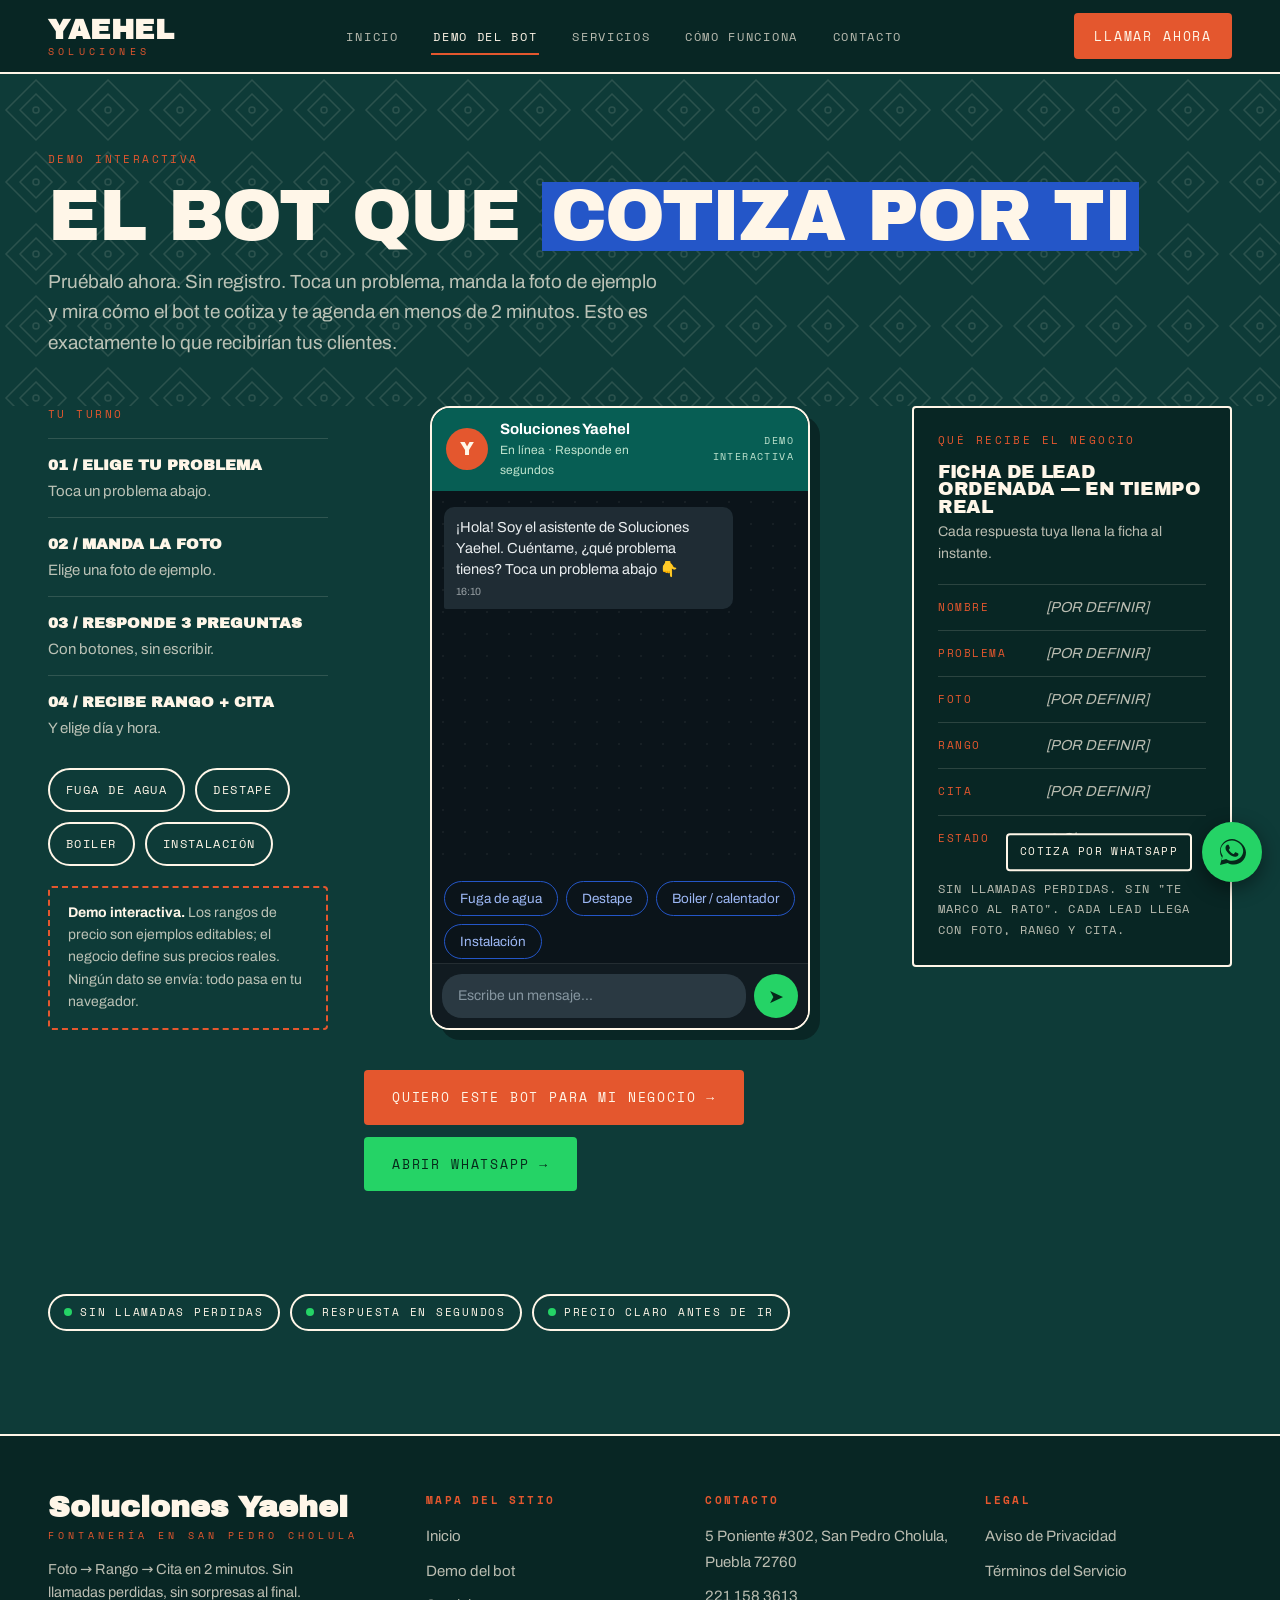
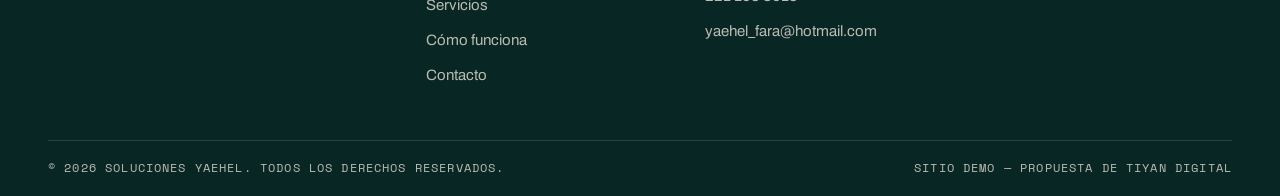
<file: demo-bot.html>
<!DOCTYPE html>
<html lang="es-MX">
<head>
<meta charset="UTF-8">
<meta name="viewport" content="width=device-width, initial-scale=1.0">
<title>Demo del Bot — Soluciones Yaehel | Cotiza por WhatsApp en 2 minutos</title>
<meta name="description" content="Prueba el bot de cotización de Soluciones Yaehel: elige tu problema, manda la foto de ejemplo, responde 3 preguntas y recibe tu rango y tu cita. Sin registro.">
<link rel="stylesheet" href="assets/fonts/fonts.css">
<link rel="stylesheet" href="assets/css/style.css">
</head>
<body>

<header class="site-header">
  <div class="wrap nav">
    <a class="brand" href="index.html" aria-label="Soluciones Yaehel — Inicio">
      <strong>YAEHEL</strong><span>SOLUCIONES</span>
    </a>
    <button class="nav-toggle" aria-label="Abrir menú" aria-expanded="false">☰</button>
    <nav aria-label="Navegación principal">
      <ul class="nav-links">
        <li><a href="index.html">Inicio</a></li>
        <li><a href="demo-bot.html" class="active" aria-current="page">Demo del Bot</a></li>
        <li><a href="servicios.html">Servicios</a></li>
        <li><a href="como-funciona.html">Cómo Funciona</a></li>
        <li><a href="contacto.html">Contacto</a></li>
      </ul>
    </nav>
    <a class="btn btn-terra nav-call" href="tel:+522211583613">Llamar ahora</a>
  </div>
</header>

<main>
  <section class="page-hero talavera">
    <div class="wrap">
      <span class="eyebrow">Demo interactiva</span>
      <h1 class="h1">El bot que <span class="hl-cobalt">cotiza por ti</span></h1>
      <p class="lead">Pruébalo ahora. Sin registro. Toca un problema, manda la foto de ejemplo y mira cómo el bot te cotiza y te agenda en menos de 2 minutos. Esto es exactamente lo que recibirían tus clientes.</p>
    </div>
  </section>

  <section style="padding-top:0">
    <div class="wrap demo-grid">

      <!-- Left: steps + problem chips -->
      <div class="demo-side">
        <span class="eyebrow">Tu turno</span>
        <ol class="demo-steps">
          <li data-step="1"><b>01 / Elige tu problema</b>Toca un problema abajo.</li>
          <li data-step="2"><b>02 / Manda la foto</b>Elige una foto de ejemplo.</li>
          <li data-step="3"><b>03 / Responde 3 preguntas</b>Con botones, sin escribir.</li>
          <li data-step="4"><b>04 / Recibe rango + cita</b>Y elige día y hora.</li>
        </ol>
        <div class="chips" id="problem-chips" role="group" aria-label="Elige tu problema">
          <button type="button" class="chip-btn" data-problem="fuga">Fuga de agua</button>
          <button type="button" class="chip-btn" data-problem="destape">Destape</button>
          <button type="button" class="chip-btn" data-problem="boiler">Boiler</button>
          <button type="button" class="chip-btn" data-problem="instalacion">Instalación</button>
        </div>
        <div class="demo-note">
          <b>Demo interactiva.</b> Los rangos de precio son ejemplos editables; el negocio define sus precios reales. Ningún dato se envía: todo pasa en tu navegador.
        </div>
      </div>

      <!-- Center: phone -->
      <div>
        <div class="phone">
          <div class="phone-head">
            <div class="phone-avatar">Y</div>
            <div class="who"><b data-biz>Soluciones Yaehel</b><small>En línea · Responde en segundos</small></div>
            <div class="phone-tag">Demo interactiva</div>
          </div>
          <div class="chat" id="bot-chat" aria-live="polite"></div>
          <div class="quick-replies" id="quick-replies" style="padding:10px 12px 4px"></div>
          <div class="chat-input">
            <input type="text" id="demo-free-input" placeholder="Escribe un mensaje..." aria-label="Escribe un mensaje">
            <button type="button" id="demo-free-send" aria-label="Enviar mensaje">➤</button>
          </div>
        </div>
        <div id="photo-picker" class="photo-pick" aria-label="Elige una foto de ejemplo"></div>
        <div class="demo-cta-row">
          <a class="btn btn-terra" href="contacto.html">Quiero este bot para mi negocio →</a>
          <a class="btn btn-wa" data-wa href="https://wa.me/522211583613">Abrir WhatsApp →</a>
        </div>
      </div>

      <!-- Right: lead sheet -->
      <aside class="lead-sheet" aria-label="Ficha de lead">
        <span class="eyebrow">Qué recibe el negocio</span>
        <h3>Ficha de lead ordenada — en tiempo real</h3>
        <p class="sub">Cada respuesta tuya llena la ficha al instante.</p>
        <dl>
          <div class="lead-row"><dt>Nombre</dt><dd class="pending" id="lead-nombre">[POR DEFINIR]</dd></div>
          <div class="lead-row"><dt>Problema</dt><dd class="pending" id="lead-problema">[POR DEFINIR]</dd></div>
          <div class="lead-row"><dt>Foto</dt><dd class="pending" id="lead-foto">[POR DEFINIR]</dd></div>
          <div class="lead-row"><dt>Rango</dt><dd class="pending" id="lead-rango">[POR DEFINIR]</dd></div>
          <div class="lead-row"><dt>Cita</dt><dd class="pending" id="lead-cita">[POR DEFINIR]</dd></div>
          <div class="lead-row"><dt>Estado</dt><dd class="pending" id="lead-estado">○ Sin empezar</dd></div>
        </dl>
        <p class="lead-note">Sin llamadas perdidas. Sin "te marco al rato". Cada lead llega con foto, rango y cita.</p>
      </aside>
    </div>
  </section>

  <section style="padding-top:0">
    <div class="wrap">
      <div style="display:flex;gap:10px;flex-wrap:wrap">
        <span class="chip"><span class="dot"></span> Sin llamadas perdidas</span>
        <span class="chip"><span class="dot"></span> Respuesta en segundos</span>
        <span class="chip"><span class="dot"></span> Precio claro antes de ir</span>
      </div>
    </div>
  </section>
</main>

<footer class="site-footer">
  <div class="wrap">
    <div class="foot-grid">
      <div class="foot-brand">
        <strong data-biz>SOLUCIONES YAEHEL</strong>
        <span>FONTANERÍA EN SAN PEDRO CHOLULA</span>
        <p>Foto → Rango → Cita en 2 minutos. Sin llamadas perdidas, sin sorpresas al final.</p>
      </div>
      <div>
        <h4>Mapa del sitio</h4>
        <ul>
          <li><a href="index.html">Inicio</a></li>
          <li><a href="demo-bot.html">Demo del bot</a></li>
          <li><a href="servicios.html">Servicios</a></li>
          <li><a href="como-funciona.html">Cómo funciona</a></li>
          <li><a href="contacto.html">Contacto</a></li>
        </ul>
      </div>
      <div>
        <h4>Contacto</h4>
        <ul>
          <li><a href="https://www.google.com/maps/search/?api=1&query=5+Poniente+302+San+Pedro+Cholula+Puebla+72760" target="_blank" rel="noopener">5 Poniente #302, San Pedro Cholula, Puebla 72760</a></li>
          <li><a href="tel:+522211583613">221 158 3613</a></li>
          <li><a href="mailto:yaehel_fara@hotmail.com">yaehel_fara@hotmail.com</a></li>
        </ul>
      </div>
      <div>
        <h4>Legal</h4>
        <ul>
          <li><a href="privacidad.html">Aviso de Privacidad</a></li>
          <li><a href="terminos.html">Términos del Servicio</a></li>
        </ul>
      </div>
    </div>
    <div class="foot-bottom">
      <span>© <span data-year>2026</span> <span data-biz>Soluciones Yaehel</span>. Todos los derechos reservados.</span>
      <span>Sitio demo — Propuesta de Tiyan Digital</span>
    </div>
  </div>
</footer>

<a class="wa-float" data-wa href="https://wa.me/522211583613" aria-label="Escríbenos por WhatsApp">
  <span class="wa-label">Cotiza por WhatsApp</span>
  <svg viewBox="0 0 32 32" fill="#06281A" aria-hidden="true"><path d="M16 3C9.4 3 4 8.4 4 15c0 2.4.7 4.6 2 6.5L4 29l7.7-2c1.8 1 3.9 1.5 6 1.5h.3c6.6 0 12-5.4 12-12S22.6 3 16 3zm0 21.8c-1.9 0-3.8-.5-5.4-1.5l-.4-.2-4.6 1.2 1.2-4.5-.3-.4c-1.1-1.7-1.7-3.7-1.7-5.7C4.8 9.6 9.9 4.5 16 4.5S27.2 9.6 27.2 15 22.1 24.8 16 24.8zm5.9-7.4c-.3-.2-1.9-1-2.2-1.1-.3-.1-.5-.2-.7.2-.2.3-.8 1.1-1 1.3-.2.2-.4.2-.7.1-.3-.2-1.4-.5-2.6-1.6-1-.9-1.6-1.9-1.8-2.2-.2-.3 0-.5.1-.7l.5-.6c.2-.2.2-.4.3-.6.1-.2 0-.4 0-.6-.1-.2-.7-1.7-1-2.3-.2-.6-.5-.5-.7-.5h-.6c-.2 0-.6.1-.9.4-.3.3-1.1 1.1-1.1 2.7s1.1 3.1 1.3 3.3c.2.2 2.2 3.4 5.4 4.7.8.3 1.4.5 1.8.7.8.2 1.5.2 2 .1.6-.1 1.9-.8 2.2-1.5.3-.8.3-1.4.2-1.5-.1-.2-.3-.3-.7-.5z"/></svg>
</a>

<script src="assets/js/site.js"></script>
<script src="assets/js/bot.js"></script>
</body>
</html>
</file>
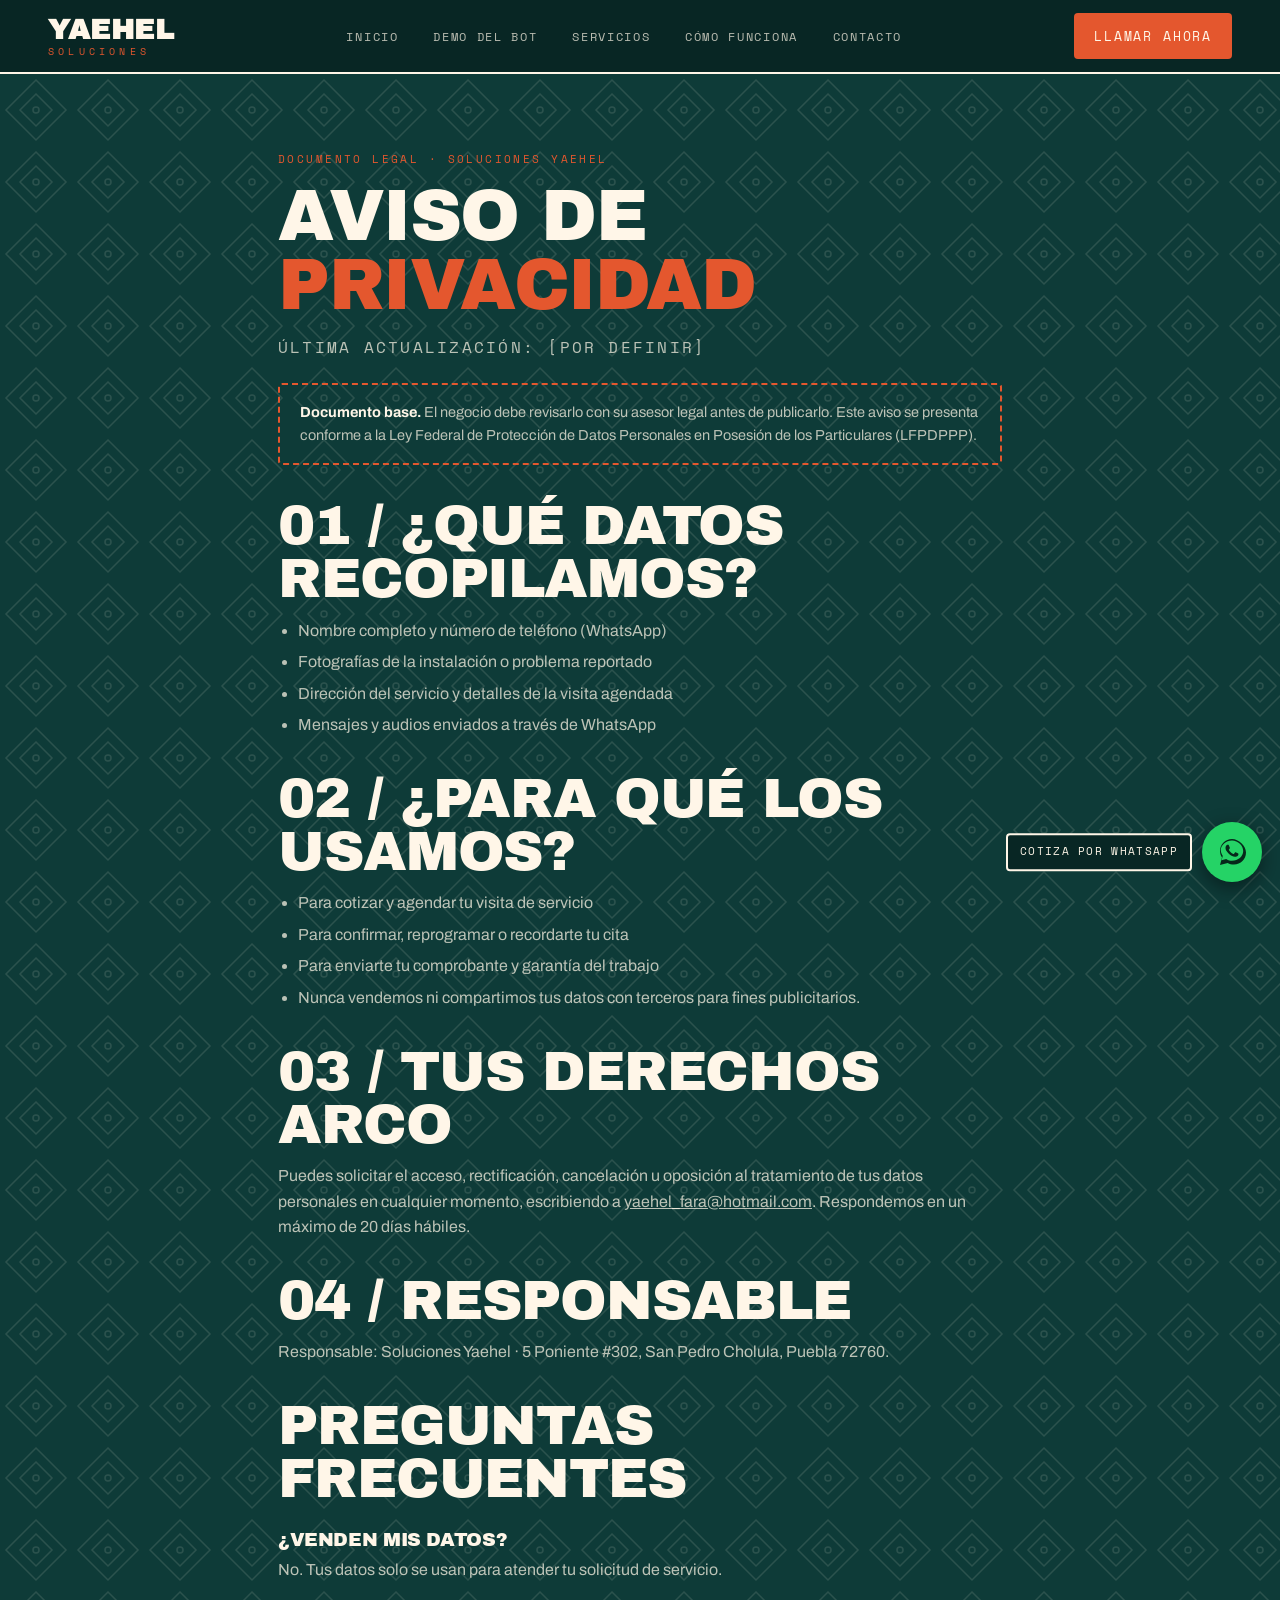
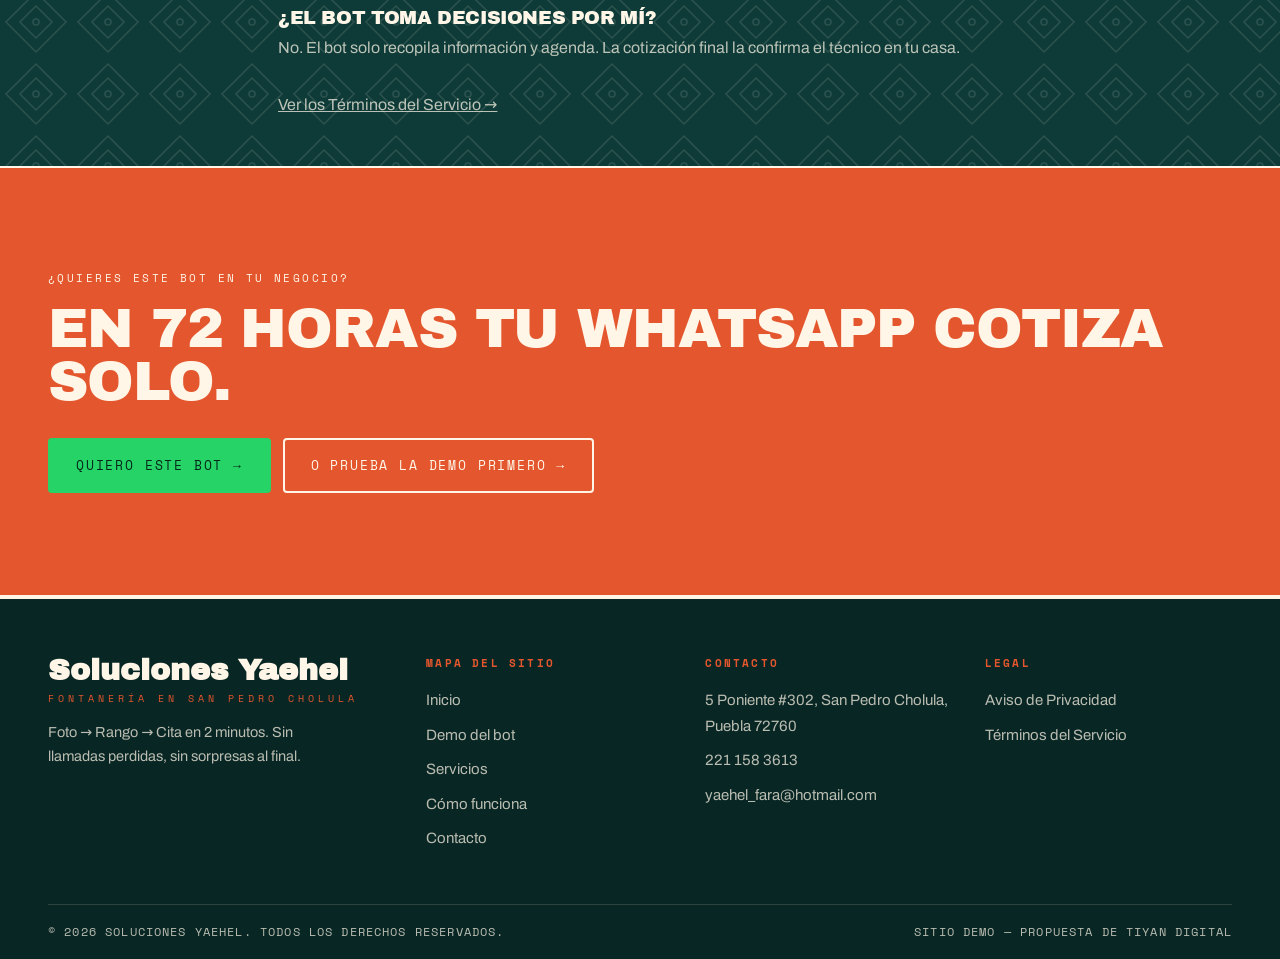
<file: privacidad.html>
<!DOCTYPE html>
<html lang="es-MX">
<head>
<meta charset="UTF-8">
<meta name="viewport" content="width=device-width, initial-scale=1.0">
<title>Aviso de Privacidad — Soluciones Yaehel</title>
<meta name="description" content="Aviso de Privacidad de Soluciones Yaehel conforme a la LFPDPPP: qué datos recopilamos, para qué los usamos y tus derechos ARCO.">
<link rel="stylesheet" href="assets/fonts/fonts.css">
<link rel="stylesheet" href="assets/css/style.css">
</head>
<body>

<header class="site-header">
  <div class="wrap nav">
    <a class="brand" href="index.html" aria-label="Soluciones Yaehel — Inicio">
      <strong>YAEHEL</strong><span>SOLUCIONES</span>
    </a>
    <button class="nav-toggle" aria-label="Abrir menú" aria-expanded="false">☰</button>
    <nav aria-label="Navegación principal">
      <ul class="nav-links">
        <li><a href="index.html">Inicio</a></li>
        <li><a href="demo-bot.html">Demo del Bot</a></li>
        <li><a href="servicios.html">Servicios</a></li>
        <li><a href="como-funciona.html">Cómo Funciona</a></li>
        <li><a href="contacto.html">Contacto</a></li>
      </ul>
    </nav>
    <a class="btn btn-terra nav-call" href="tel:+522211583613">Llamar ahora</a>
  </div>
</header>

<main>
  <section class="page-hero talavera">
    <div class="wrap legal-body">
      <span class="eyebrow">Documento legal · Soluciones Yaehel</span>
      <h1 class="h1">Aviso de <span class="hl-terra">Privacidad</span></h1>
      <p class="legal-meta">Última actualización: [POR DEFINIR]</p>
      <div class="legal-warn">
        <b>Documento base.</b> El negocio debe revisarlo con su asesor legal antes de publicarlo. Este aviso se presenta conforme a la Ley Federal de Protección de Datos Personales en Posesión de los Particulares (LFPDPPP).
      </div>

      <h2 class="h2">01 / ¿Qué datos recopilamos?</h2>
      <ul>
        <li>Nombre completo y número de teléfono (WhatsApp)</li>
        <li>Fotografías de la instalación o problema reportado</li>
        <li>Dirección del servicio y detalles de la visita agendada</li>
        <li>Mensajes y audios enviados a través de WhatsApp</li>
      </ul>

      <h2 class="h2">02 / ¿Para qué los usamos?</h2>
      <ul>
        <li>Para cotizar y agendar tu visita de servicio</li>
        <li>Para confirmar, reprogramar o recordarte tu cita</li>
        <li>Para enviarte tu comprobante y garantía del trabajo</li>
        <li>Nunca vendemos ni compartimos tus datos con terceros para fines publicitarios.</li>
      </ul>

      <h2 class="h2">03 / Tus derechos ARCO</h2>
      <p>Puedes solicitar el acceso, rectificación, cancelación u oposición al tratamiento de tus datos personales en cualquier momento, escribiendo a <a href="mailto:yaehel_fara@hotmail.com">yaehel_fara@hotmail.com</a>. Respondemos en un máximo de 20 días hábiles.</p>

      <h2 class="h2">04 / Responsable</h2>
      <p>Responsable: <span data-biz>Soluciones Yaehel</span> · 5 Poniente #302, San Pedro Cholula, Puebla 72760.</p>

      <h2 class="h2">Preguntas frecuentes</h2>
      <h3>¿Venden mis datos?</h3>
      <p>No. Tus datos solo se usan para atender tu solicitud de servicio.</p>
      <h3>¿El bot toma decisiones por mí?</h3>
      <p>No. El bot solo recopila información y agenda. La cotización final la confirma el técnico en tu casa.</p>

      <p style="margin-top:32px"><a href="terminos.html">Ver los Términos del Servicio →</a></p>
    </div>
  </section>

  <section class="band-terra">
    <div class="wrap band-inner reveal">
      <div>
        <span class="eyebrow" style="color:var(--cream)">¿Quieres este bot en tu negocio?</span>
        <h2 class="h2">En 72 horas tu WhatsApp cotiza solo.</h2>
      </div>
      <div style="display:flex;gap:12px;flex-wrap:wrap">
        <a class="btn btn-wa" href="contacto.html">Quiero este bot →</a>
        <a class="btn btn-outline" href="demo-bot.html">O prueba la demo primero →</a>
      </div>
    </div>
  </section>
</main>

<footer class="site-footer">
  <div class="wrap">
    <div class="foot-grid">
      <div class="foot-brand">
        <strong data-biz>SOLUCIONES YAEHEL</strong>
        <span>FONTANERÍA EN SAN PEDRO CHOLULA</span>
        <p>Foto → Rango → Cita en 2 minutos. Sin llamadas perdidas, sin sorpresas al final.</p>
      </div>
      <div>
        <h4>Mapa del sitio</h4>
        <ul>
          <li><a href="index.html">Inicio</a></li>
          <li><a href="demo-bot.html">Demo del bot</a></li>
          <li><a href="servicios.html">Servicios</a></li>
          <li><a href="como-funciona.html">Cómo funciona</a></li>
          <li><a href="contacto.html">Contacto</a></li>
        </ul>
      </div>
      <div>
        <h4>Contacto</h4>
        <ul>
          <li><a href="https://www.google.com/maps/search/?api=1&query=5+Poniente+302+San+Pedro+Cholula+Puebla+72760" target="_blank" rel="noopener">5 Poniente #302, San Pedro Cholula, Puebla 72760</a></li>
          <li><a href="tel:+522211583613">221 158 3613</a></li>
          <li><a href="mailto:yaehel_fara@hotmail.com">yaehel_fara@hotmail.com</a></li>
        </ul>
      </div>
      <div>
        <h4>Legal</h4>
        <ul>
          <li><a href="privacidad.html">Aviso de Privacidad</a></li>
          <li><a href="terminos.html">Términos del Servicio</a></li>
        </ul>
      </div>
    </div>
    <div class="foot-bottom">
      <span>© <span data-year>2026</span> <span data-biz>Soluciones Yaehel</span>. Todos los derechos reservados.</span>
      <span>Sitio demo — Propuesta de Tiyan Digital</span>
    </div>
  </div>
</footer>

<a class="wa-float" data-wa href="https://wa.me/522211583613" aria-label="Escríbenos por WhatsApp">
  <span class="wa-label">Cotiza por WhatsApp</span>
  <svg viewBox="0 0 32 32" fill="#06281A" aria-hidden="true"><path d="M16 3C9.4 3 4 8.4 4 15c0 2.4.7 4.6 2 6.5L4 29l7.7-2c1.8 1 3.9 1.5 6 1.5h.3c6.6 0 12-5.4 12-12S22.6 3 16 3zm0 21.8c-1.9 0-3.8-.5-5.4-1.5l-.4-.2-4.6 1.2 1.2-4.5-.3-.4c-1.1-1.7-1.7-3.7-1.7-5.7C4.8 9.6 9.9 4.5 16 4.5S27.2 9.6 27.2 15 22.1 24.8 16 24.8zm5.9-7.4c-.3-.2-1.9-1-2.2-1.1-.3-.1-.5-.2-.7.2-.2.3-.8 1.1-1 1.3-.2.2-.4.2-.7.1-.3-.2-1.4-.5-2.6-1.6-1-.9-1.6-1.9-1.8-2.2-.2-.3 0-.5.1-.7l.5-.6c.2-.2.2-.4.3-.6.1-.2 0-.4 0-.6-.1-.2-.7-1.7-1-2.3-.2-.6-.5-.5-.7-.5h-.6c-.2 0-.6.1-.9.4-.3.3-1.1 1.1-1.1 2.7s1.1 3.1 1.3 3.3c.2.2 2.2 3.4 5.4 4.7.8.3 1.4.5 1.8.7.8.2 1.5.2 2 .1.6-.1 1.9-.8 2.2-1.5.3-.8.3-1.4.2-1.5-.1-.2-.3-.3-.7-.5z"/></svg>
</a>

<script src="assets/js/site.js"></script>
</body>
</html>
</file>
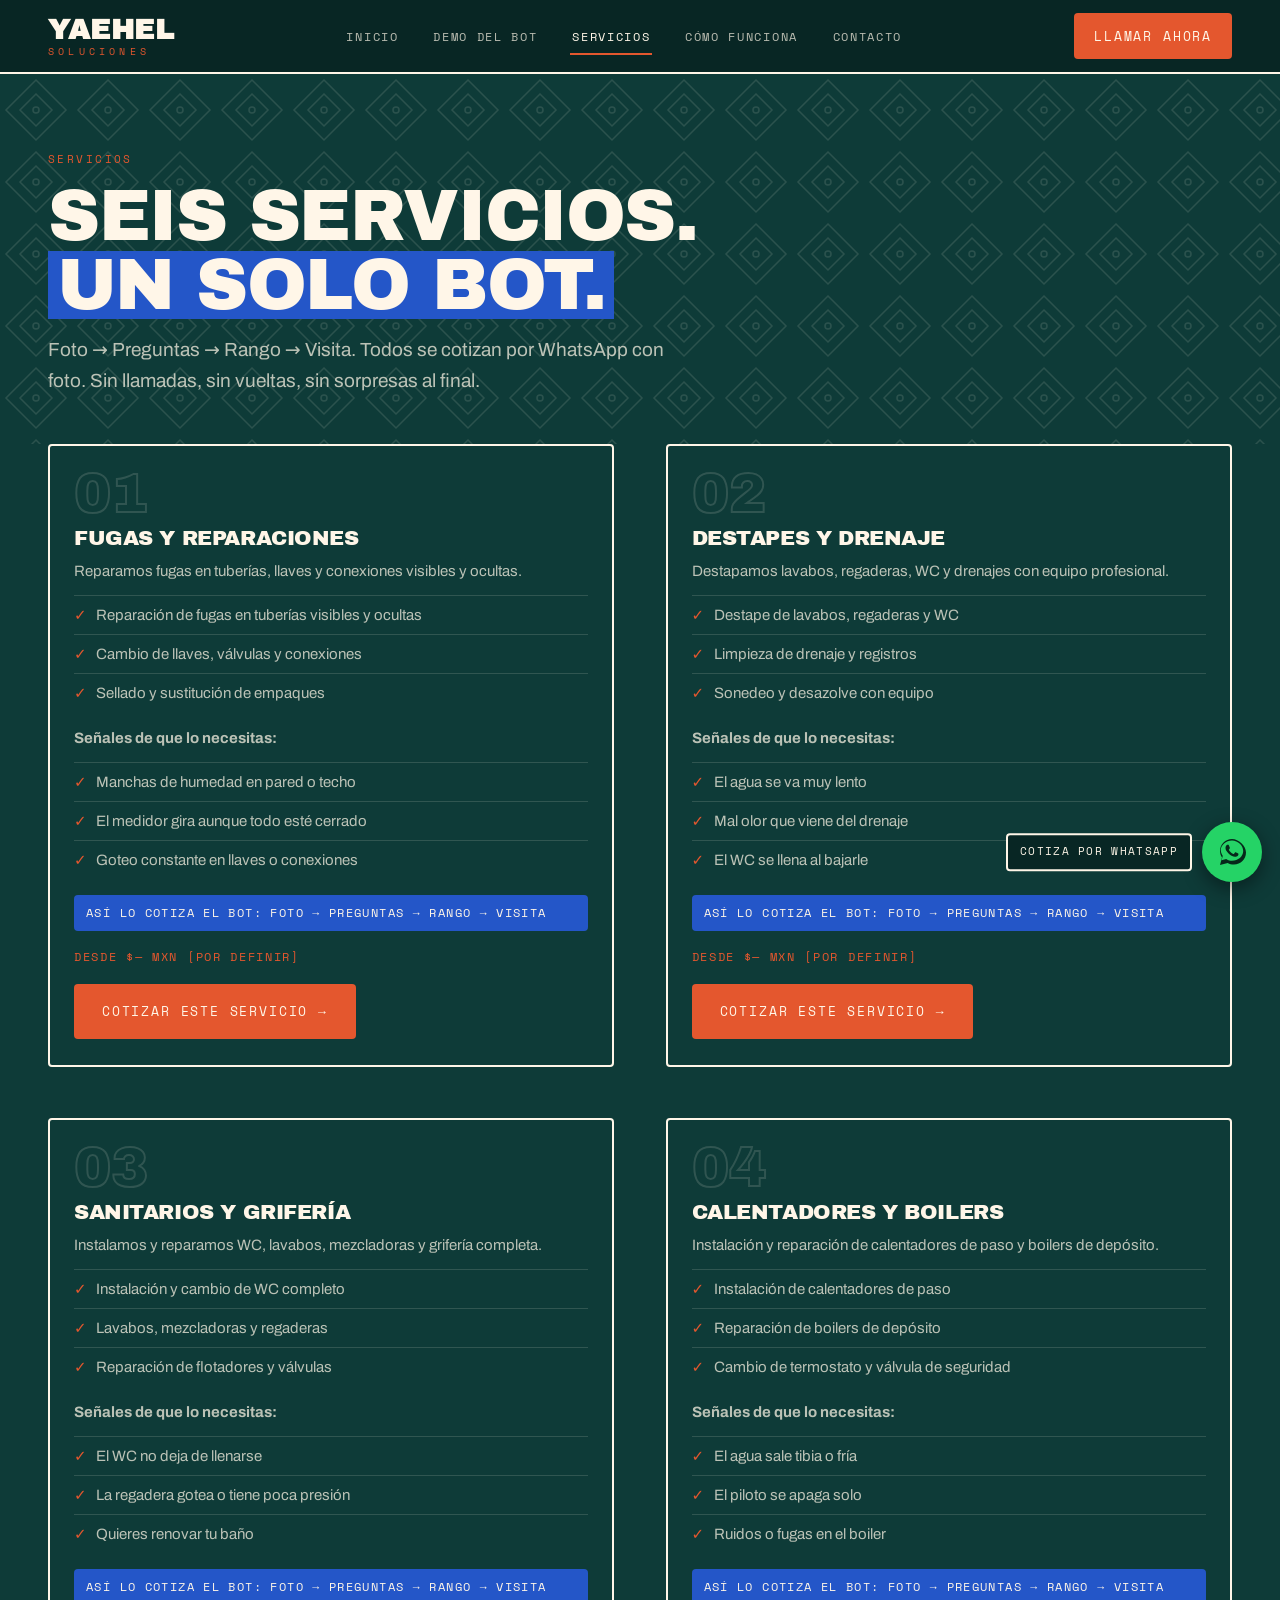
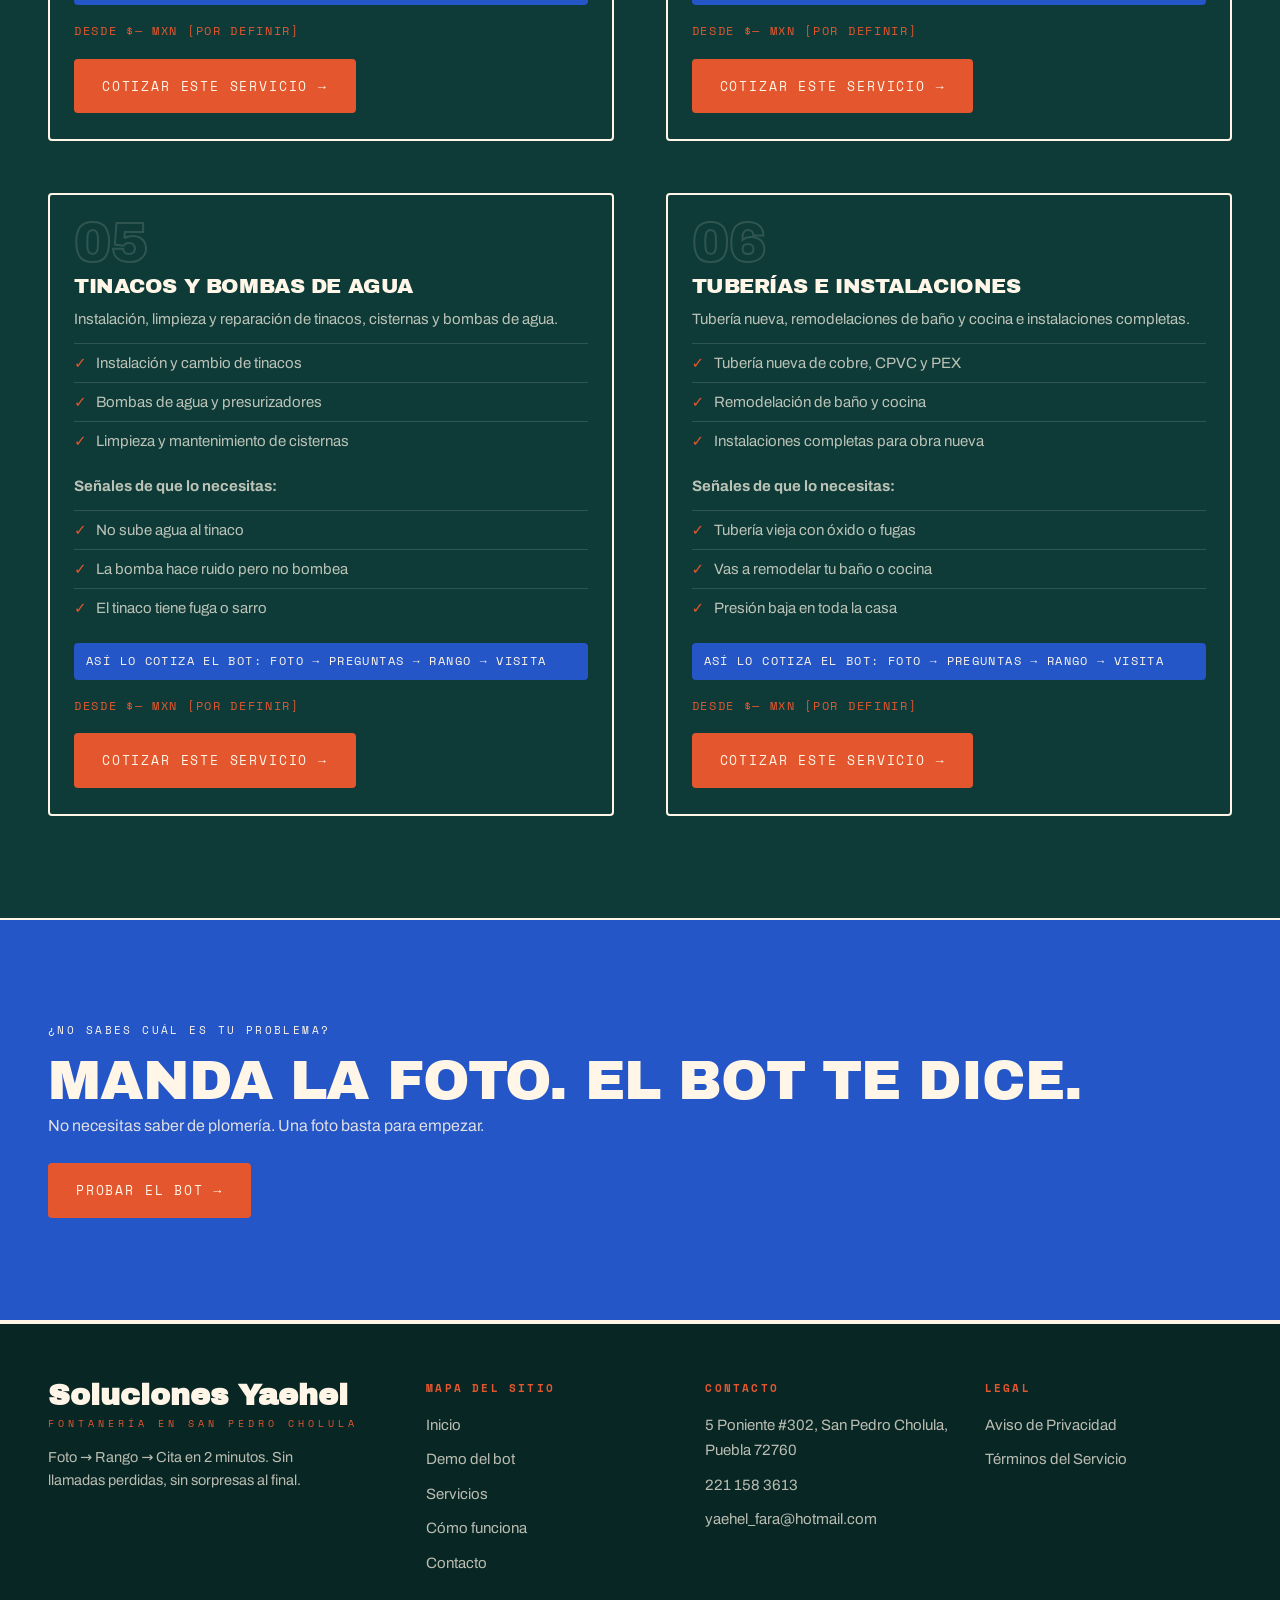
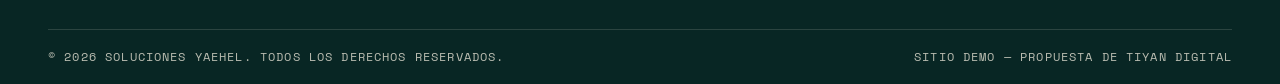
<file: servicios.html>
<!DOCTYPE html>
<html lang="es-MX">
<head>
<meta charset="UTF-8">
<meta name="viewport" content="width=device-width, initial-scale=1.0">
<title>Servicios — Soluciones Yaehel | Fontanería en San Pedro Cholula</title>
<meta name="description" content="Fugas, destapes, sanitarios, boilers, tinacos y tuberías. Los 6 servicios de Soluciones Yaehel se cotizan por WhatsApp con foto, en menos de 2 minutos.">
<link rel="stylesheet" href="assets/fonts/fonts.css">
<link rel="stylesheet" href="assets/css/style.css">
</head>
<body>

<header class="site-header">
  <div class="wrap nav">
    <a class="brand" href="index.html" aria-label="Soluciones Yaehel — Inicio">
      <strong>YAEHEL</strong><span>SOLUCIONES</span>
    </a>
    <button class="nav-toggle" aria-label="Abrir menú" aria-expanded="false">☰</button>
    <nav aria-label="Navegación principal">
      <ul class="nav-links">
        <li><a href="index.html">Inicio</a></li>
        <li><a href="demo-bot.html">Demo del Bot</a></li>
        <li><a href="servicios.html" class="active" aria-current="page">Servicios</a></li>
        <li><a href="como-funciona.html">Cómo Funciona</a></li>
        <li><a href="contacto.html">Contacto</a></li>
      </ul>
    </nav>
    <a class="btn btn-terra nav-call" href="tel:+522211583613">Llamar ahora</a>
  </div>
</header>

<main>
  <section class="page-hero talavera">
    <div class="wrap">
      <span class="eyebrow">Servicios</span>
      <h1 class="h1">Seis servicios. <span class="hl-cobalt">Un solo bot.</span></h1>
      <p class="lead">Foto → Preguntas → Rango → Visita. Todos se cotizan por WhatsApp con foto. Sin llamadas, sin vueltas, sin sorpresas al final.</p>
    </div>
  </section>

  <section style="padding-top:0">
    <div class="wrap grid-2">

      <article class="card reveal" id="fugas">
        <span class="num">01</span>
        <h3>Fugas y reparaciones</h3>
        <p>Reparamos fugas en tuberías, llaves y conexiones visibles y ocultas.</p>
        <ul>
          <li>Reparación de fugas en tuberías visibles y ocultas</li>
          <li>Cambio de llaves, válvulas y conexiones</li>
          <li>Sellado y sustitución de empaques</li>
        </ul>
        <p style="margin-top:14px"><b>Señales de que lo necesitas:</b></p>
        <ul>
          <li>Manchas de humedad en pared o techo</li>
          <li>El medidor gira aunque todo esté cerrado</li>
          <li>Goteo constante en llaves o conexiones</li>
        </ul>
        <div class="flow">Así lo cotiza el bot: Foto → Preguntas → Rango → Visita</div>
        <span class="price">Desde $— MXN [POR DEFINIR]</span>
        <a class="btn btn-terra card-cta" href="demo-bot.html">Cotizar este servicio →</a>
      </article>

      <article class="card reveal" id="destapes">
        <span class="num">02</span>
        <h3>Destapes y drenaje</h3>
        <p>Destapamos lavabos, regaderas, WC y drenajes con equipo profesional.</p>
        <ul>
          <li>Destape de lavabos, regaderas y WC</li>
          <li>Limpieza de drenaje y registros</li>
          <li>Sonedeo y desazolve con equipo</li>
        </ul>
        <p style="margin-top:14px"><b>Señales de que lo necesitas:</b></p>
        <ul>
          <li>El agua se va muy lento</li>
          <li>Mal olor que viene del drenaje</li>
          <li>El WC se llena al bajarle</li>
        </ul>
        <div class="flow">Así lo cotiza el bot: Foto → Preguntas → Rango → Visita</div>
        <span class="price">Desde $— MXN [POR DEFINIR]</span>
        <a class="btn btn-terra card-cta" href="demo-bot.html">Cotizar este servicio →</a>
      </article>

      <article class="card reveal" id="sanitarios">
        <span class="num">03</span>
        <h3>Sanitarios y grifería</h3>
        <p>Instalamos y reparamos WC, lavabos, mezcladoras y grifería completa.</p>
        <ul>
          <li>Instalación y cambio de WC completo</li>
          <li>Lavabos, mezcladoras y regaderas</li>
          <li>Reparación de flotadores y válvulas</li>
        </ul>
        <p style="margin-top:14px"><b>Señales de que lo necesitas:</b></p>
        <ul>
          <li>El WC no deja de llenarse</li>
          <li>La regadera gotea o tiene poca presión</li>
          <li>Quieres renovar tu baño</li>
        </ul>
        <div class="flow">Así lo cotiza el bot: Foto → Preguntas → Rango → Visita</div>
        <span class="price">Desde $— MXN [POR DEFINIR]</span>
        <a class="btn btn-terra card-cta" href="demo-bot.html">Cotizar este servicio →</a>
      </article>

      <article class="card reveal" id="boilers">
        <span class="num">04</span>
        <h3>Calentadores y boilers</h3>
        <p>Instalación y reparación de calentadores de paso y boilers de depósito.</p>
        <ul>
          <li>Instalación de calentadores de paso</li>
          <li>Reparación de boilers de depósito</li>
          <li>Cambio de termostato y válvula de seguridad</li>
        </ul>
        <p style="margin-top:14px"><b>Señales de que lo necesitas:</b></p>
        <ul>
          <li>El agua sale tibia o fría</li>
          <li>El piloto se apaga solo</li>
          <li>Ruidos o fugas en el boiler</li>
        </ul>
        <div class="flow">Así lo cotiza el bot: Foto → Preguntas → Rango → Visita</div>
        <span class="price">Desde $— MXN [POR DEFINIR]</span>
        <a class="btn btn-terra card-cta" href="demo-bot.html">Cotizar este servicio →</a>
      </article>

      <article class="card reveal" id="tinacos">
        <span class="num">05</span>
        <h3>Tinacos y bombas de agua</h3>
        <p>Instalación, limpieza y reparación de tinacos, cisternas y bombas de agua.</p>
        <ul>
          <li>Instalación y cambio de tinacos</li>
          <li>Bombas de agua y presurizadores</li>
          <li>Limpieza y mantenimiento de cisternas</li>
        </ul>
        <p style="margin-top:14px"><b>Señales de que lo necesitas:</b></p>
        <ul>
          <li>No sube agua al tinaco</li>
          <li>La bomba hace ruido pero no bombea</li>
          <li>El tinaco tiene fuga o sarro</li>
        </ul>
        <div class="flow">Así lo cotiza el bot: Foto → Preguntas → Rango → Visita</div>
        <span class="price">Desde $— MXN [POR DEFINIR]</span>
        <a class="btn btn-terra card-cta" href="demo-bot.html">Cotizar este servicio →</a>
      </article>

      <article class="card reveal" id="tuberias">
        <span class="num">06</span>
        <h3>Tuberías e instalaciones</h3>
        <p>Tubería nueva, remodelaciones de baño y cocina e instalaciones completas.</p>
        <ul>
          <li>Tubería nueva de cobre, CPVC y PEX</li>
          <li>Remodelación de baño y cocina</li>
          <li>Instalaciones completas para obra nueva</li>
        </ul>
        <p style="margin-top:14px"><b>Señales de que lo necesitas:</b></p>
        <ul>
          <li>Tubería vieja con óxido o fugas</li>
          <li>Vas a remodelar tu baño o cocina</li>
          <li>Presión baja en toda la casa</li>
        </ul>
        <div class="flow">Así lo cotiza el bot: Foto → Preguntas → Rango → Visita</div>
        <span class="price">Desde $— MXN [POR DEFINIR]</span>
        <a class="btn btn-terra card-cta" href="demo-bot.html">Cotizar este servicio →</a>
      </article>

    </div>
  </section>

  <section class="band-cobalt">
    <div class="wrap band-inner reveal">
      <div>
        <span class="eyebrow" style="color:var(--cream)">¿No sabes cuál es tu problema?</span>
        <h2 class="h2">Manda la foto. El bot te dice.</h2>
        <p>No necesitas saber de plomería. Una foto basta para empezar.</p>
      </div>
      <a class="btn btn-terra" href="demo-bot.html">Probar el bot →</a>
    </div>
  </section>
</main>

<footer class="site-footer">
  <div class="wrap">
    <div class="foot-grid">
      <div class="foot-brand">
        <strong data-biz>SOLUCIONES YAEHEL</strong>
        <span>FONTANERÍA EN SAN PEDRO CHOLULA</span>
        <p>Foto → Rango → Cita en 2 minutos. Sin llamadas perdidas, sin sorpresas al final.</p>
      </div>
      <div>
        <h4>Mapa del sitio</h4>
        <ul>
          <li><a href="index.html">Inicio</a></li>
          <li><a href="demo-bot.html">Demo del bot</a></li>
          <li><a href="servicios.html">Servicios</a></li>
          <li><a href="como-funciona.html">Cómo funciona</a></li>
          <li><a href="contacto.html">Contacto</a></li>
        </ul>
      </div>
      <div>
        <h4>Contacto</h4>
        <ul>
          <li><a href="https://www.google.com/maps/search/?api=1&query=5+Poniente+302+San+Pedro+Cholula+Puebla+72760" target="_blank" rel="noopener">5 Poniente #302, San Pedro Cholula, Puebla 72760</a></li>
          <li><a href="tel:+522211583613">221 158 3613</a></li>
          <li><a href="mailto:yaehel_fara@hotmail.com">yaehel_fara@hotmail.com</a></li>
        </ul>
      </div>
      <div>
        <h4>Legal</h4>
        <ul>
          <li><a href="privacidad.html">Aviso de Privacidad</a></li>
          <li><a href="terminos.html">Términos del Servicio</a></li>
        </ul>
      </div>
    </div>
    <div class="foot-bottom">
      <span>© <span data-year>2026</span> <span data-biz>Soluciones Yaehel</span>. Todos los derechos reservados.</span>
      <span>Sitio demo — Propuesta de Tiyan Digital</span>
    </div>
  </div>
</footer>

<a class="wa-float" data-wa href="https://wa.me/522211583613" aria-label="Escríbenos por WhatsApp">
  <span class="wa-label">Cotiza por WhatsApp</span>
  <svg viewBox="0 0 32 32" fill="#06281A" aria-hidden="true"><path d="M16 3C9.4 3 4 8.4 4 15c0 2.4.7 4.6 2 6.5L4 29l7.7-2c1.8 1 3.9 1.5 6 1.5h.3c6.6 0 12-5.4 12-12S22.6 3 16 3zm0 21.8c-1.9 0-3.8-.5-5.4-1.5l-.4-.2-4.6 1.2 1.2-4.5-.3-.4c-1.1-1.7-1.7-3.7-1.7-5.7C4.8 9.6 9.9 4.5 16 4.5S27.2 9.6 27.2 15 22.1 24.8 16 24.8zm5.9-7.4c-.3-.2-1.9-1-2.2-1.1-.3-.1-.5-.2-.7.2-.2.3-.8 1.1-1 1.3-.2.2-.4.2-.7.1-.3-.2-1.4-.5-2.6-1.6-1-.9-1.6-1.9-1.8-2.2-.2-.3 0-.5.1-.7l.5-.6c.2-.2.2-.4.3-.6.1-.2 0-.4 0-.6-.1-.2-.7-1.7-1-2.3-.2-.6-.5-.5-.7-.5h-.6c-.2 0-.6.1-.9.4-.3.3-1.1 1.1-1.1 2.7s1.1 3.1 1.3 3.3c.2.2 2.2 3.4 5.4 4.7.8.3 1.4.5 1.8.7.8.2 1.5.2 2 .1.6-.1 1.9-.8 2.2-1.5.3-.8.3-1.4.2-1.5-.1-.2-.3-.3-.7-.5z"/></svg>
</a>

<script src="assets/js/site.js"></script>
</body>
</html>
</file>
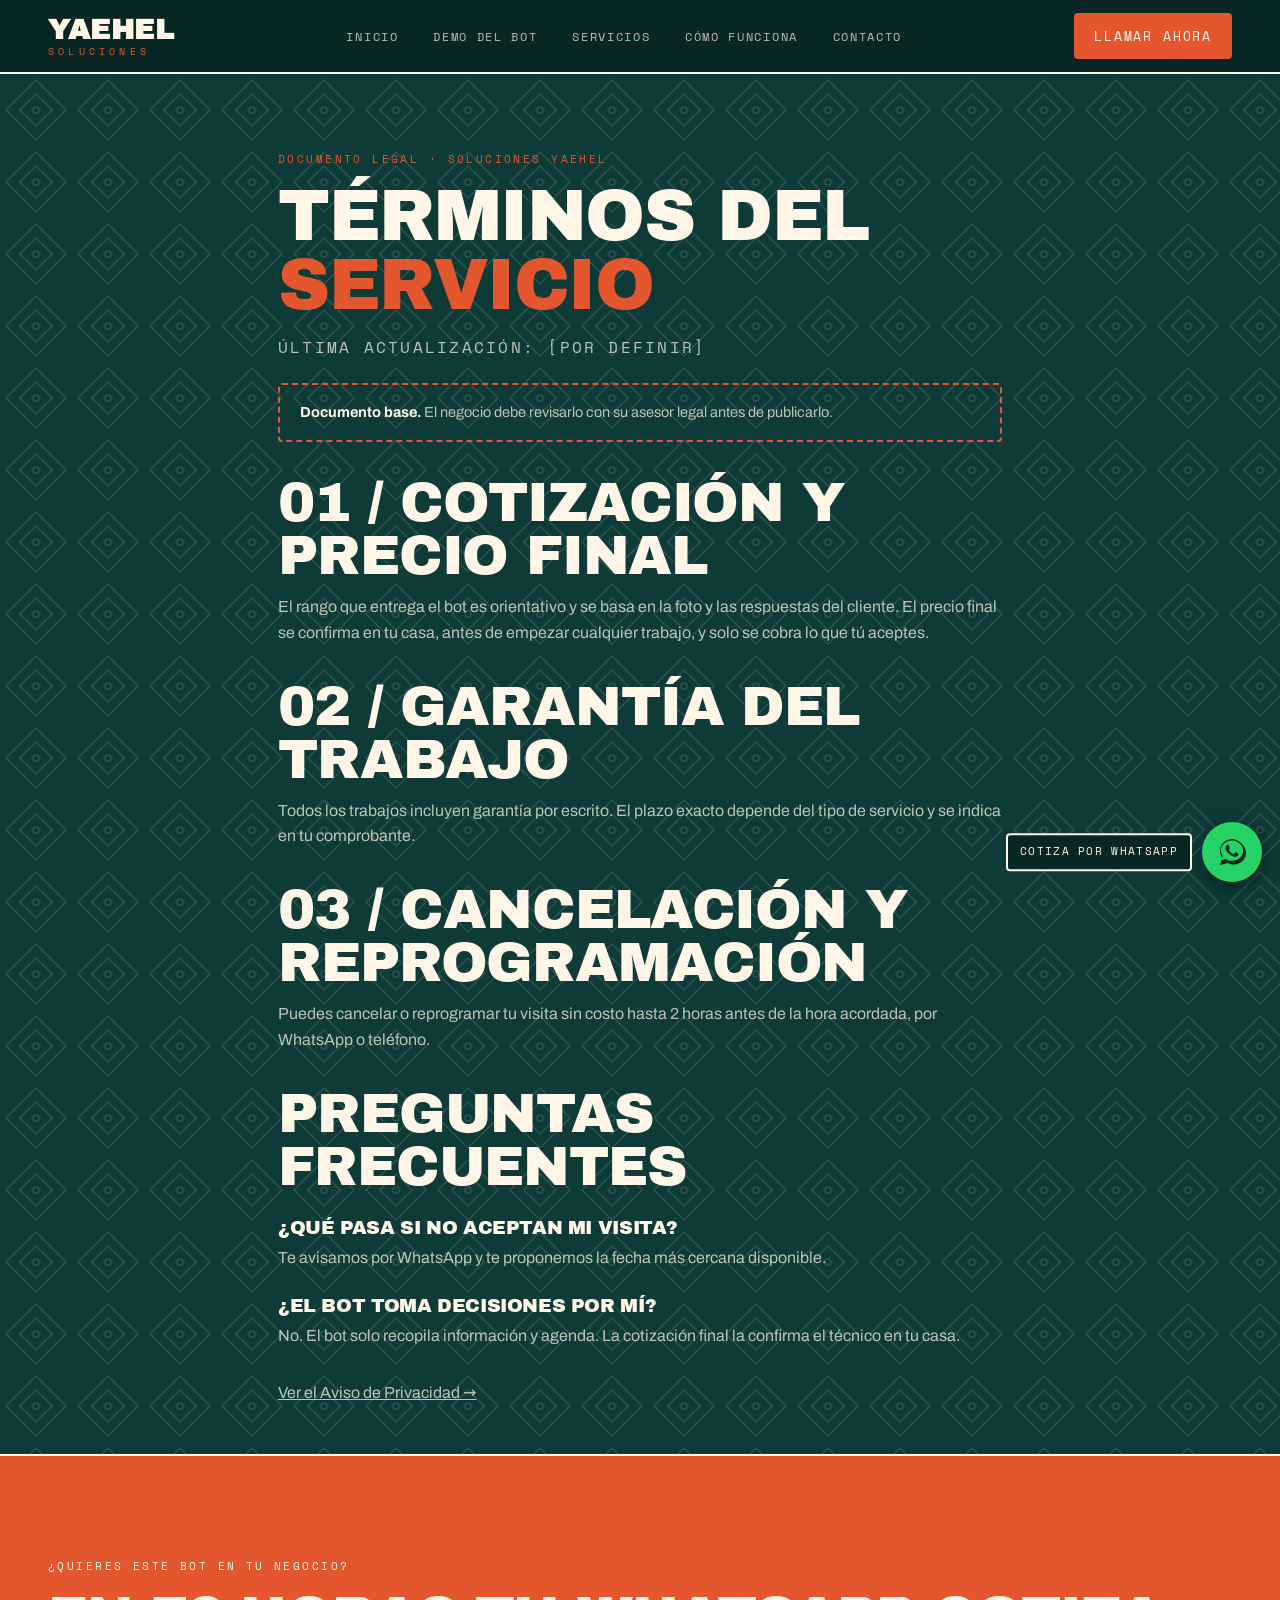
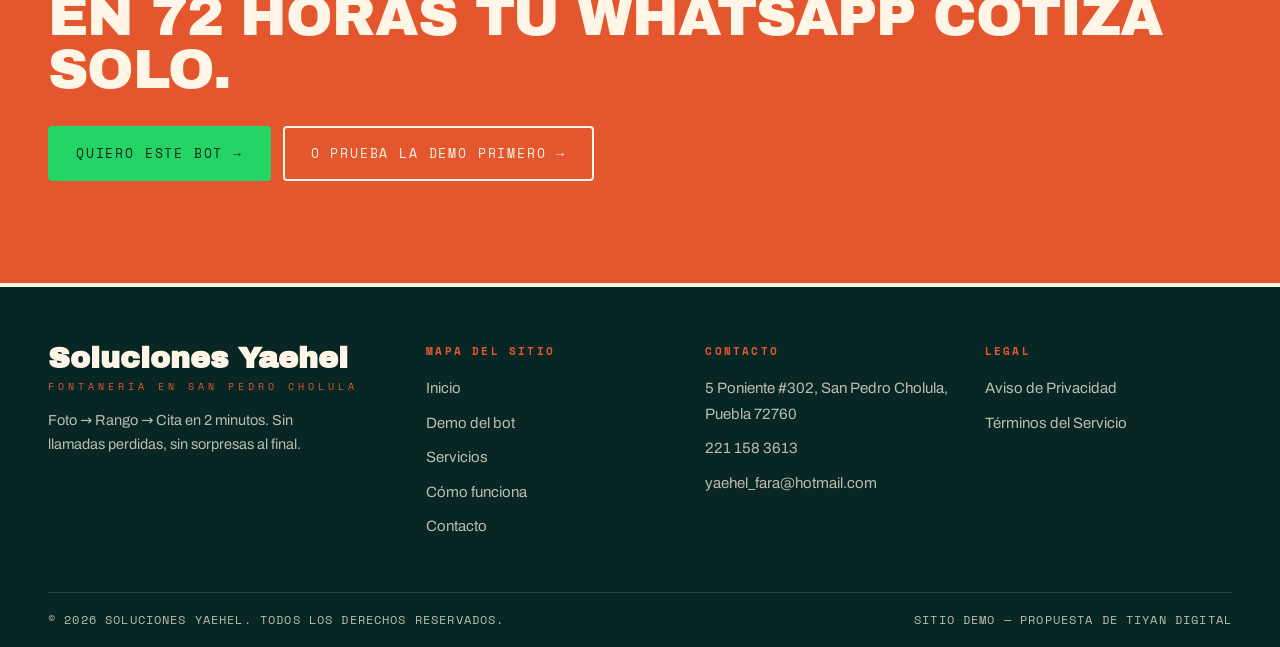
<file: terminos.html>
<!DOCTYPE html>
<html lang="es-MX">
<head>
<meta charset="UTF-8">
<meta name="viewport" content="width=device-width, initial-scale=1.0">
<title>Términos del Servicio — Soluciones Yaehel</title>
<meta name="description" content="Términos del servicio técnico de Soluciones Yaehel: cotización y precio final, garantía del trabajo, cancelación y reprogramación.">
<link rel="stylesheet" href="assets/fonts/fonts.css">
<link rel="stylesheet" href="assets/css/style.css">
</head>
<body>

<header class="site-header">
  <div class="wrap nav">
    <a class="brand" href="index.html" aria-label="Soluciones Yaehel — Inicio">
      <strong>YAEHEL</strong><span>SOLUCIONES</span>
    </a>
    <button class="nav-toggle" aria-label="Abrir menú" aria-expanded="false">☰</button>
    <nav aria-label="Navegación principal">
      <ul class="nav-links">
        <li><a href="index.html">Inicio</a></li>
        <li><a href="demo-bot.html">Demo del Bot</a></li>
        <li><a href="servicios.html">Servicios</a></li>
        <li><a href="como-funciona.html">Cómo Funciona</a></li>
        <li><a href="contacto.html">Contacto</a></li>
      </ul>
    </nav>
    <a class="btn btn-terra nav-call" href="tel:+522211583613">Llamar ahora</a>
  </div>
</header>

<main>
  <section class="page-hero talavera">
    <div class="wrap legal-body">
      <span class="eyebrow">Documento legal · Soluciones Yaehel</span>
      <h1 class="h1">Términos del <span class="hl-terra">Servicio</span></h1>
      <p class="legal-meta">Última actualización: [POR DEFINIR]</p>
      <div class="legal-warn">
        <b>Documento base.</b> El negocio debe revisarlo con su asesor legal antes de publicarlo.
      </div>

      <h2 class="h2">01 / Cotización y precio final</h2>
      <p>El rango que entrega el bot es orientativo y se basa en la foto y las respuestas del cliente. El precio final se confirma en tu casa, antes de empezar cualquier trabajo, y solo se cobra lo que tú aceptes.</p>

      <h2 class="h2">02 / Garantía del trabajo</h2>
      <p>Todos los trabajos incluyen garantía por escrito. El plazo exacto depende del tipo de servicio y se indica en tu comprobante.</p>

      <h2 class="h2">03 / Cancelación y reprogramación</h2>
      <p>Puedes cancelar o reprogramar tu visita sin costo hasta 2 horas antes de la hora acordada, por WhatsApp o teléfono.</p>

      <h2 class="h2">Preguntas frecuentes</h2>
      <h3>¿Qué pasa si no aceptan mi visita?</h3>
      <p>Te avisamos por WhatsApp y te proponemos la fecha más cercana disponible.</p>
      <h3>¿El bot toma decisiones por mí?</h3>
      <p>No. El bot solo recopila información y agenda. La cotización final la confirma el técnico en tu casa.</p>

      <p style="margin-top:32px"><a href="privacidad.html">Ver el Aviso de Privacidad →</a></p>
    </div>
  </section>

  <section class="band-terra">
    <div class="wrap band-inner reveal">
      <div>
        <span class="eyebrow" style="color:var(--cream)">¿Quieres este bot en tu negocio?</span>
        <h2 class="h2">En 72 horas tu WhatsApp cotiza solo.</h2>
      </div>
      <div style="display:flex;gap:12px;flex-wrap:wrap">
        <a class="btn btn-wa" href="contacto.html">Quiero este bot →</a>
        <a class="btn btn-outline" href="demo-bot.html">O prueba la demo primero →</a>
      </div>
    </div>
  </section>
</main>

<footer class="site-footer">
  <div class="wrap">
    <div class="foot-grid">
      <div class="foot-brand">
        <strong data-biz>SOLUCIONES YAEHEL</strong>
        <span>FONTANERÍA EN SAN PEDRO CHOLULA</span>
        <p>Foto → Rango → Cita en 2 minutos. Sin llamadas perdidas, sin sorpresas al final.</p>
      </div>
      <div>
        <h4>Mapa del sitio</h4>
        <ul>
          <li><a href="index.html">Inicio</a></li>
          <li><a href="demo-bot.html">Demo del bot</a></li>
          <li><a href="servicios.html">Servicios</a></li>
          <li><a href="como-funciona.html">Cómo funciona</a></li>
          <li><a href="contacto.html">Contacto</a></li>
        </ul>
      </div>
      <div>
        <h4>Contacto</h4>
        <ul>
          <li><a href="https://www.google.com/maps/search/?api=1&query=5+Poniente+302+San+Pedro+Cholula+Puebla+72760" target="_blank" rel="noopener">5 Poniente #302, San Pedro Cholula, Puebla 72760</a></li>
          <li><a href="tel:+522211583613">221 158 3613</a></li>
          <li><a href="mailto:yaehel_fara@hotmail.com">yaehel_fara@hotmail.com</a></li>
        </ul>
      </div>
      <div>
        <h4>Legal</h4>
        <ul>
          <li><a href="privacidad.html">Aviso de Privacidad</a></li>
          <li><a href="terminos.html">Términos del Servicio</a></li>
        </ul>
      </div>
    </div>
    <div class="foot-bottom">
      <span>© <span data-year>2026</span> <span data-biz>Soluciones Yaehel</span>. Todos los derechos reservados.</span>
      <span>Sitio demo — Propuesta de Tiyan Digital</span>
    </div>
  </div>
</footer>

<a class="wa-float" data-wa href="https://wa.me/522211583613" aria-label="Escríbenos por WhatsApp">
  <span class="wa-label">Cotiza por WhatsApp</span>
  <svg viewBox="0 0 32 32" fill="#06281A" aria-hidden="true"><path d="M16 3C9.4 3 4 8.4 4 15c0 2.4.7 4.6 2 6.5L4 29l7.7-2c1.8 1 3.9 1.5 6 1.5h.3c6.6 0 12-5.4 12-12S22.6 3 16 3zm0 21.8c-1.9 0-3.8-.5-5.4-1.5l-.4-.2-4.6 1.2 1.2-4.5-.3-.4c-1.1-1.7-1.7-3.7-1.7-5.7C4.8 9.6 9.9 4.5 16 4.5S27.2 9.6 27.2 15 22.1 24.8 16 24.8zm5.9-7.4c-.3-.2-1.9-1-2.2-1.1-.3-.1-.5-.2-.7.2-.2.3-.8 1.1-1 1.3-.2.2-.4.2-.7.1-.3-.2-1.4-.5-2.6-1.6-1-.9-1.6-1.9-1.8-2.2-.2-.3 0-.5.1-.7l.5-.6c.2-.2.2-.4.3-.6.1-.2 0-.4 0-.6-.1-.2-.7-1.7-1-2.3-.2-.6-.5-.5-.7-.5h-.6c-.2 0-.6.1-.9.4-.3.3-1.1 1.1-1.1 2.7s1.1 3.1 1.3 3.3c.2.2 2.2 3.4 5.4 4.7.8.3 1.4.5 1.8.7.8.2 1.5.2 2 .1.6-.1 1.9-.8 2.2-1.5.3-.8.3-1.4.2-1.5-.1-.2-.3-.3-.7-.5z"/></svg>
</a>

<script src="assets/js/site.js"></script>
</body>
</html>
</file>
<file: assets/fonts/fonts.css>
@font-face {
  font-family: 'Archivo';
  font-style: normal;
  font-weight: 100 900;
  font-stretch: 100%;
  font-display: swap;
  src: url(../fonts/Archivo-Variable.woff2) format('woff2');
  unicode-range: U+0000-00FF, U+0131, U+0152-0153, U+02BB-02BC, U+02C6, U+02DA, U+02DC, U+0304, U+0308, U+0329, U+2000-206F, U+20AC, U+2122, U+2191, U+2193, U+2212, U+2215, U+FEFF, U+FFFD;
}
@font-face {
  font-family: 'Archivo Black';
  font-style: normal;
  font-weight: 400;
  font-display: swap;
  src: url(../fonts/ArchivoBlack-400.woff2) format('woff2');
  unicode-range: U+0000-00FF, U+0131, U+0152-0153, U+02BB-02BC, U+02C6, U+02DA, U+02DC, U+0304, U+0308, U+0329, U+2000-206F, U+20AC, U+2122, U+2191, U+2193, U+2212, U+2215, U+FEFF, U+FFFD;
}
@font-face {
  font-family: 'Space Mono';
  font-style: normal;
  font-weight: 400;
  font-display: swap;
  src: url(../fonts/SpaceMono-400.woff2) format('woff2');
  unicode-range: U+0000-00FF, U+0131, U+0152-0153, U+02BB-02BC, U+02C6, U+02DA, U+02DC, U+0304, U+0308, U+0329, U+2000-206F, U+20AC, U+2122, U+2191, U+2193, U+2212, U+2215, U+FEFF, U+FFFD;
}
@font-face {
  font-family: 'Space Mono';
  font-style: normal;
  font-weight: 700;
  font-display: swap;
  src: url(../fonts/SpaceMono-700.woff2) format('woff2');
  unicode-range: U+0000-00FF, U+0131, U+0152-0153, U+02BB-02BC, U+02C6, U+02DA, U+02DC, U+0304, U+0308, U+0329, U+2000-206F, U+20AC, U+2122, U+2191, U+2193, U+2212, U+2215, U+FEFF, U+FFFD;
}
</file>
<file: assets/css/style.css>
/* ============================================================
   SOLUCIONES YAEHEL — TALAVERA INDUSTRIAL
   Design system (from Stitch export, prompt fonts applied)
   Petrol #0E3B38 · Cobalt #2456C8 · Terracotta #E4572E
   Cream #FFF6E8 · WhatsApp green #25D366 (chat only)
   Display: Archivo Black · Body: Archivo · Labels: Space Mono
   ============================================================ */
:root{
  --petrol:#0E3B38;
  --petrol-deep:#082624;
  --petrol-mid:#124744;
  --cobalt:#2456C8;
  --cobalt-deep:#1A3F96;
  --terra:#E4572E;
  --terra-deep:#C7431F;
  --cream:#FFF6E8;
  --cream-dim:rgba(255,246,232,.72);
  --cream-faint:rgba(255,246,232,.14);
  --wa:#25D366;
  --wa-dark:#075E54;
  --wa-bg:#0B141A;
  --wa-bubble:#DCF8C6;
  --line:2px solid var(--cream);
  --r:4px;
  --font-display:"Archivo Black", "Arial Black", sans-serif;
  --font-body:"Archivo", system-ui, -apple-system, "Segoe UI", sans-serif;
  --font-mono:"Space Mono", ui-monospace, "Courier New", monospace;
  --ease:cubic-bezier(.16,1,.3,1);
}
*{margin:0;padding:0;box-sizing:border-box}
html{scroll-behavior:smooth}
body{
  background:var(--petrol);
  color:var(--cream);
  font-family:var(--font-body);
  font-size:16px;line-height:1.6;
  overflow-x:hidden;
  -webkit-font-smoothing:antialiased;
}
img,svg,iframe{max-width:100%;display:block}
a{color:inherit}
button{font-family:inherit;cursor:pointer}
::selection{background:var(--terra);color:var(--cream)}

/* ---------- Talavera diamond tile (12% cream) ---------- */
.talavera{
  background-image:url("data:image/svg+xml,%3Csvg xmlns='http://www.w3.org/2000/svg' width='72' height='72' viewBox='0 0 72 72'%3E%3Cg fill='none' stroke='%23FFF6E8' stroke-opacity='0.12' stroke-width='1.5'%3E%3Cpath d='M36 6 L66 36 L36 66 L6 36 Z'/%3E%3Cpath d='M36 20 L52 36 L36 52 L20 36 Z'/%3E%3Ccircle cx='36' cy='36' r='3'/%3E%3C/g%3E%3C/svg%3E");
  background-size:72px 72px;
}
.pipe{
  height:10px;background:var(--terra);position:relative;
}
.pipe::after{content:"";position:absolute;right:0;top:0;width:10px;height:34px;background:var(--terra)}
.pipe-elbow{height:10px;background:var(--terra);width:60%}

/* ---------- Type helpers ---------- */
.eyebrow{
  font-family:var(--font-mono);font-size:11px;letter-spacing:.22em;
  text-transform:uppercase;color:var(--terra);display:block;margin-bottom:14px;
}
h1,h2,h3,.display{font-family:var(--font-display);text-transform:uppercase;line-height:.95;letter-spacing:-.02em;font-weight:400}
.h-display{font-size:clamp(44px,8.2vw,96px)}
.h1{font-size:clamp(38px,6vw,72px)}
.h2{font-size:clamp(30px,4.4vw,56px)}
.h3{font-size:clamp(22px,3vw,32px)}
.lead{font-size:clamp(17px,1.6vw,19px);color:var(--cream-dim);max-width:56ch}
.num{
  font-family:var(--font-display);font-size:clamp(64px,10vw,140px);line-height:.8;
  color:transparent;-webkit-text-stroke:2px var(--cream-faint);
  user-select:none;
}
.hl-cobalt{background:var(--cobalt);color:var(--cream);padding:0 .12em;display:inline-block}
.hl-terra{color:var(--terra)}
.mark{font-family:var(--font-mono);font-size:12px;letter-spacing:.18em;text-transform:uppercase}

/* ---------- Layout ---------- */
.wrap{max-width:1280px;margin:0 auto;padding:0 clamp(16px,4vw,48px)}
section{padding:clamp(56px,8vw,110px) 0;position:relative}
.section-head{margin-bottom:clamp(32px,5vw,56px)}
.section-head h2{margin:10px 0 14px}
.grid-2{display:grid;grid-template-columns:1fr 1fr;gap:clamp(24px,4vw,56px);align-items:start}
.grid-3{display:grid;grid-template-columns:repeat(3,1fr);gap:20px}
@media(max-width:900px){.grid-2,.grid-3{grid-template-columns:1fr}}

/* ---------- Buttons ---------- */
.btn{
  display:inline-flex;align-items:center;justify-content:center;gap:10px;
  font-family:var(--font-mono);font-size:13px;letter-spacing:.14em;text-transform:uppercase;
  text-decoration:none;border:2px solid transparent;border-radius:var(--r);
  padding:15px 26px;min-height:48px;transition:transform .18s var(--ease),background .18s,border-color .18s,color .18s;
}
.btn:active{transform:translateY(1px)}
.btn-terra{background:var(--terra);color:var(--cream)}
.btn-terra:hover{background:var(--terra-deep);transform:translate(2px,-2px)}
.btn-outline{border-color:var(--cream);color:var(--cream);background:transparent}
.btn-outline:hover{background:var(--cream);color:var(--petrol)}
.btn-cobalt{background:var(--cobalt);color:var(--cream)}
.btn-cobalt:hover{background:var(--cobalt-deep);transform:translate(2px,-2px)}
.btn-wa{background:var(--wa);color:#06281A}
.btn-wa:hover{filter:brightness(1.08);transform:translate(2px,-2px)}
.btn-ghost{background:transparent;border-color:var(--cream-faint);color:var(--cream-dim)}
.btn-ghost:hover{border-color:var(--cream);color:var(--cream)}
.btn-block{width:100%}
.btn[disabled]{opacity:.45;cursor:not-allowed;transform:none}

/* ---------- Header / Nav ---------- */
.site-header{
  position:sticky;top:0;z-index:90;background:var(--petrol-deep);
  border-bottom:2px solid var(--cream);
}
.nav{display:flex;align-items:center;justify-content:space-between;gap:16px;min-height:72px}
.brand{text-decoration:none;line-height:1;display:flex;flex-direction:column}
.brand strong{font-family:var(--font-display);font-size:28px;letter-spacing:.02em;color:var(--cream)}
.brand span{font-family:var(--font-mono);font-size:10px;letter-spacing:.42em;color:var(--terra);margin-top:3px}
.nav-links{display:flex;gap:clamp(12px,2.4vw,32px);list-style:none}
.nav-links a{
  font-family:var(--font-mono);font-size:12px;letter-spacing:.14em;text-transform:uppercase;
  text-decoration:none;color:var(--cream-dim);padding:8px 2px;border-bottom:2px solid transparent;
  transition:color .15s,border-color .15s;
}
.nav-links a:hover{color:var(--cream)}
.nav-links a.active{color:var(--cream);border-bottom-color:var(--terra)}
.nav-call{padding:11px 18px;min-height:44px}
.nav-toggle{display:none;background:none;border:2px solid var(--cream);border-radius:var(--r);color:var(--cream);width:46px;height:44px;font-size:20px;line-height:1}
@media(max-width:960px){
  .nav-toggle{display:block}
  .nav-links{
    display:none;position:absolute;left:0;right:0;top:72px;flex-direction:column;gap:0;
    background:var(--petrol-deep);border-bottom:2px solid var(--cream);padding:8px clamp(16px,4vw,48px) 16px;
  }
  .nav-links.open{display:flex}
  .nav-links a{display:block;padding:14px 0;font-size:14px;border-bottom:1px solid var(--cream-faint)}
  .nav-call{display:none}
}

/* ---------- Marquee ---------- */
.marquee{background:var(--terra);overflow:hidden;border-top:2px solid var(--cream);border-bottom:2px solid var(--cream);padding:14px 0}
.marquee-track{display:flex;width:max-content;animation:marquee 22s linear infinite;gap:0}
.marquee-track span{
  font-family:var(--font-display);font-size:clamp(16px,2.2vw,24px);text-transform:uppercase;
  letter-spacing:.02em;color:var(--cream);white-space:nowrap;padding-right:18px;
}
@keyframes marquee{from{transform:translateX(0)}to{transform:translateX(-50%)}}

/* ---------- Hero ---------- */
.hero{padding:clamp(48px,7vw,96px) 0 clamp(48px,6vw,80px);overflow:hidden}
.hero-grid{display:grid;grid-template-columns:1.05fr .95fr;gap:clamp(32px,5vw,72px);align-items:center}
@media(max-width:960px){.hero-grid{grid-template-columns:1fr}}
.hero h1{margin:6px 0 20px}
.hero-ctas{display:flex;gap:14px;flex-wrap:wrap;margin:28px 0 18px}
.chip{
  display:inline-flex;align-items:center;gap:8px;font-family:var(--font-mono);font-size:11px;
  letter-spacing:.16em;text-transform:uppercase;border:2px solid var(--cream);border-radius:999px;
  padding:8px 14px;color:var(--cream);
}
.chip .dot{width:8px;height:8px;border-radius:50%;background:var(--wa);flex:none}
.hero-note{font-family:var(--font-mono);font-size:12px;letter-spacing:.12em;color:var(--cream-dim);margin-top:18px;text-transform:uppercase}

/* ---------- Phone / WhatsApp chat mock ---------- */
.phone{
  width:min(380px,100%);margin-inline:auto;background:var(--wa-bg);
  border:2px solid var(--cream);border-radius:20px;overflow:hidden;
  box-shadow:10px 10px 0 rgba(0,0,0,.35);
}
.phone-head{
  background:var(--wa-dark);color:#fff;padding:12px 14px;display:flex;align-items:center;gap:12px;
}
.phone-avatar{
  width:42px;height:42px;border-radius:50%;background:var(--terra);color:var(--cream);
  display:flex;align-items:center;justify-content:center;font-family:var(--font-display);font-size:18px;flex:none;
}
.phone-head .who{line-height:1.25}
.phone-head .who b{display:block;font-size:15px}
.phone-head .who small{font-size:12px;color:#BFE3CE}
.phone-tag{margin-left:auto;font-family:var(--font-mono);font-size:10px;letter-spacing:.14em;color:#BFE3CE;text-transform:uppercase;text-align:right}
.chat{
  padding:16px 12px 12px;min-height:380px;display:flex;flex-direction:column;gap:8px;
  background:
    radial-gradient(rgba(255,246,232,.05) 1px, transparent 1px) 0 0/22px 22px,
    var(--wa-bg);
}
.bubble{
  max-width:82%;padding:10px 12px;border-radius:10px;font-size:14.5px;line-height:1.45;
  animation:pop .35s var(--ease) both;white-space:pre-line;word-wrap:break-word;
}
.bubble.client{align-self:flex-end;background:var(--wa-bubble);color:#111;border-bottom-right-radius:2px}
.bubble.bot{align-self:flex-start;background:#1F2C34;color:#E9EDEF;border-bottom-left-radius:2px}
.bubble .meta{display:block;font-size:10.5px;opacity:.6;margin-top:4px;text-align:right}
.bubble.bot .meta{text-align:left}
@keyframes pop{from{opacity:0;transform:translateY(10px) scale(.96)}to{opacity:1;transform:none}}
.typing{align-self:flex-start;background:#1F2C34;border-radius:10px;border-bottom-left-radius:2px;padding:12px 14px;display:flex;gap:5px}
.typing i{width:7px;height:7px;border-radius:50%;background:#8696A0;animation:blink 1.1s infinite}
.typing i:nth-child(2){animation-delay:.18s}.typing i:nth-child(3){animation-delay:.36s}
@keyframes blink{0%,100%{opacity:.25;transform:translateY(0)}50%{opacity:1;transform:translateY(-3px)}}
.photo-card{
  border-radius:8px;overflow:hidden;border:1px solid rgba(0,0,0,.2);margin-bottom:6px;
}
.photo-card svg{width:100%;height:auto}
.photo-cap{font-family:var(--font-mono);font-size:10.5px;letter-spacing:.1em;text-transform:uppercase;color:#5b6b72;margin-top:6px}
.chat-input{
  display:flex;gap:8px;padding:10px;background:#111B21;border-top:1px solid rgba(255,255,255,.08);
}
.chat-input input{
  flex:1;background:#2A3942;border:none;border-radius:20px;color:#E9EDEF;
  padding:11px 16px;font-size:14px;font-family:var(--font-body);outline:none;min-width:0;
}
.chat-input input::placeholder{color:#8696A0}
.chat-input button{
  width:44px;height:44px;border-radius:50%;border:none;background:var(--wa);color:#06281A;
  font-size:19px;flex:none;display:flex;align-items:center;justify-content:center;
}
.quick-replies{display:flex;flex-wrap:wrap;gap:8px;padding:4px 2px 2px}
.qr{
  background:transparent;border:1.5px solid var(--cobalt);color:#9DB8F5;border-radius:999px;
  padding:9px 15px;font-size:13.5px;font-family:var(--font-body);transition:background .15s,color .15s;
}
.qr:hover{background:var(--cobalt);color:#fff}
.qr:disabled{opacity:.4;cursor:default}
.chat-replay{margin:10px auto 0;display:block}

/* ---------- Cards ---------- */
.card{
  border:2px solid var(--cream);border-radius:var(--r);background:var(--petrol);
  padding:26px 24px;transition:transform .2s var(--ease),border-color .2s;
  position:relative;
}
.card:hover{transform:translate(2px,-2px);border-color:var(--terra)}
.card .num{font-size:56px;margin-bottom:12px;display:block}
.card h3{font-size:21px;margin-bottom:10px}
.card p{color:var(--cream-dim);font-size:15px}
.card .price{font-family:var(--font-mono);font-size:12px;letter-spacing:.14em;text-transform:uppercase;color:var(--terra);margin-top:16px;display:block}
.card ul{list-style:none;margin-top:12px}
.card li{color:var(--cream-dim);font-size:15px;padding:7px 0 7px 22px;position:relative;border-top:1px solid var(--cream-faint)}
.card li::before{content:"✓";position:absolute;left:0;color:var(--terra);font-weight:700}
.card .flow{font-family:var(--font-mono);font-size:11.5px;letter-spacing:.12em;text-transform:uppercase;color:var(--cream);background:var(--cobalt);padding:9px 12px;border-radius:var(--r);margin-top:16px}
.card .card-cta{margin-top:18px}

/* ---------- Compare (Hoy vs Bot) ---------- */
.compare{display:grid;grid-template-columns:1fr 1fr;gap:20px}
@media(max-width:820px){.compare{grid-template-columns:1fr}}
.compare-col{border:2px solid var(--cream);border-radius:var(--r);padding:28px 26px}
.compare-col.bad{background:rgba(0,0,0,.22)}
.compare-col.good{background:var(--cobalt);border-color:var(--cobalt)}
.compare-col h3{margin-bottom:16px}
.compare-col ul{list-style:none}
.compare-col li{padding:11px 0 11px 30px;position:relative;border-top:1px solid rgba(255,246,232,.18);font-size:15.5px}
.compare-col.bad li::before{content:"✕";position:absolute;left:2px;color:#FF8A70;font-weight:700}
.compare-col.good li::before{content:"✓";position:absolute;left:2px;color:#BFE3CE;font-weight:700}

/* ---------- Steps / timeline ---------- */
.steps{display:grid;grid-template-columns:repeat(3,1fr);gap:20px;counter-reset:step}
@media(max-width:820px){.steps{grid-template-columns:1fr}}
.step{border:2px solid var(--cream);border-radius:var(--r);padding:28px 24px;background:var(--petrol)}
.step .num{font-size:72px}
.step h3{margin:8px 0 10px}
.step p{color:var(--cream-dim);font-size:15px}
.timeline{list-style:none;border-left:3px solid var(--terra);margin-left:8px;padding-left:0}
.timeline li{padding:0 0 34px 28px;position:relative}
.timeline li::before{
  content:"";position:absolute;left:-11px;top:6px;width:19px;height:19px;border-radius:50%;
  background:var(--terra);border:3px solid var(--petrol);
}
.timeline h3{margin-bottom:6px}
.timeline p{color:var(--cream-dim);max-width:52ch}

/* ---------- FAQ ---------- */
.faq{border-top:2px solid var(--cream)}
.faq-item{border-bottom:2px solid var(--cream)}
.faq-q{
  width:100%;background:none;border:none;color:var(--cream);text-align:left;
  font-family:var(--font-display);font-size:clamp(17px,2.2vw,22px);text-transform:uppercase;
  padding:22px 40px 22px 0;position:relative;letter-spacing:.01em;
}
.faq-q::after{content:"+";position:absolute;right:4px;top:50%;transform:translateY(-50%);font-size:30px;color:var(--terra);font-family:var(--font-body)}
.faq-item.open .faq-q::after{content:"−"}
.faq-a{max-height:0;overflow:hidden;transition:max-height .35s var(--ease)}
.faq-item.open .faq-a{max-height:240px}
.faq-a p{color:var(--cream-dim);padding:0 0 24px;max-width:64ch}

/* ---------- Zone / CTA band ---------- */
.band-cobalt{background:var(--cobalt);border-top:2px solid var(--cream);border-bottom:2px solid var(--cream)}
.band-terra{background:var(--terra);border-top:2px solid var(--cream);border-bottom:2px solid var(--cream)}
.band-inner{display:flex;flex-wrap:wrap;align-items:center;justify-content:space-between;gap:24px}
.band-inner h2{margin:8px 0 6px}
.band-inner p{color:rgba(255,246,232,.85);max-width:52ch}
.zone-grid{display:grid;grid-template-columns:1fr 1fr;gap:20px}
@media(max-width:820px){.zone-grid{grid-template-columns:1fr}}
.zone-box{border:2px solid var(--cream);border-radius:var(--r);padding:28px 26px}
.zone-box h3{margin-bottom:8px}
.zone-box p{color:var(--cream-dim)}

/* ---------- Demo page ---------- */
.demo-grid{display:grid;grid-template-columns:280px minmax(0,1fr) 320px;gap:clamp(20px,3vw,36px);align-items:start}
@media(max-width:1100px){.demo-grid{grid-template-columns:1fr 1fr}.demo-side{grid-column:1 / -1}}
@media(max-width:760px){.demo-grid{grid-template-columns:1fr}}
.demo-steps{list-style:none}
.demo-steps li{padding:14px 0;border-top:1px solid var(--cream-faint);font-size:15px;color:var(--cream-dim)}
.demo-steps li b{display:block;font-family:var(--font-display);font-size:15px;color:var(--cream);text-transform:uppercase;margin-bottom:2px}
.demo-steps li.done b{color:var(--terra)}
.demo-steps li.done::before{content:"✓ ";color:var(--terra);font-weight:700}
.chips{display:flex;flex-wrap:wrap;gap:10px;margin-top:14px}
.chip-btn{
  border:2px solid var(--cream);background:transparent;color:var(--cream);border-radius:999px;
  font-family:var(--font-mono);font-size:12px;letter-spacing:.12em;text-transform:uppercase;
  padding:11px 16px;min-height:44px;transition:background .15s,color .15s,border-color .15s;
}
.chip-btn:hover{border-color:var(--terra);color:var(--terra)}
.chip-btn.selected{background:var(--terra);border-color:var(--terra);color:var(--cream)}
.chip-btn:disabled{opacity:.4;cursor:default}
.photo-pick{display:grid;grid-template-columns:repeat(3,1fr);gap:10px;margin-top:14px}
@media(max-width:520px){.photo-pick{grid-template-columns:1fr 1fr 1fr;gap:8px}}
.photo-opt{
  border:2px solid var(--cream-faint);border-radius:var(--r);background:var(--petrol-deep);
  padding:0;overflow:hidden;text-align:left;transition:border-color .15s,transform .15s;
}
.photo-opt:hover{border-color:var(--terra);transform:translateY(-2px)}
.photo-opt.selected{border-color:var(--terra);outline:2px solid var(--terra);outline-offset:2px}
.photo-opt svg{width:100%;height:auto;display:block}
.photo-opt span{display:block;font-family:var(--font-mono);font-size:10.5px;letter-spacing:.1em;text-transform:uppercase;padding:8px 10px;color:var(--cream-dim)}
.photo-opt.selected span{color:var(--cream)}
.daytime{display:flex;flex-wrap:wrap;gap:10px;margin-top:12px}
.lead-sheet{border:2px solid var(--cream);border-radius:var(--r);background:var(--petrol-deep);padding:24px;position:sticky;top:96px}
@media(max-width:1100px){.lead-sheet{position:static}}
.lead-sheet h3{margin:6px 0 4px}
.lead-sheet .sub{font-size:14px;color:var(--cream-dim);margin-bottom:18px}
.lead-row{display:grid;grid-template-columns:96px 1fr;gap:12px;padding:11px 0;border-top:1px solid var(--cream-faint);font-size:14.5px}
.lead-row dt{font-family:var(--font-mono);font-size:11px;letter-spacing:.14em;text-transform:uppercase;color:var(--terra);padding-top:3px}
.lead-row dd{color:var(--cream)}
.lead-row dd.pending{color:var(--cream-dim);font-style:italic}
.lead-note{margin-top:18px;font-family:var(--font-mono);font-size:11.5px;letter-spacing:.1em;text-transform:uppercase;color:var(--cream-dim);line-height:1.8}
.status-dot{display:inline-block;width:9px;height:9px;border-radius:50%;background:var(--wa);margin-right:7px;vertical-align:1px}
.demo-note{
  border:2px dashed var(--terra);border-radius:var(--r);padding:14px 18px;margin-top:20px;
  font-size:14px;color:var(--cream-dim);
}
.demo-note b{color:var(--cream)}
.demo-cta-row{display:flex;gap:12px;flex-wrap:wrap;margin-top:26px}

/* ---------- Forms ---------- */
.form-card{border:2px solid var(--cream);border-radius:var(--r);padding:clamp(22px,3vw,34px);background:var(--petrol-deep)}
.field{margin-bottom:18px}
.field label{display:block;font-family:var(--font-mono);font-size:11px;letter-spacing:.18em;text-transform:uppercase;color:var(--cream);margin-bottom:8px}
.field input,.field select,.field textarea{
  width:100%;background:var(--petrol);border:2px solid var(--cream-faint);border-radius:var(--r);
  color:var(--cream);padding:13px 14px;font-size:16px;font-family:var(--font-body);outline:none;
}
.field input:focus,.field select:focus,.field textarea:focus{border-color:var(--terra)}
.field select option{background:var(--petrol);color:var(--cream)}
.field .error-msg{display:none;color:#FF9B85;font-size:13.5px;margin-top:6px}
.field.invalid input,.field.invalid select,.field.invalid textarea{border-color:#FF6B57}
.field.invalid .error-msg{display:block}
.check{display:flex;gap:12px;align-items:flex-start;font-size:14.5px;color:var(--cream-dim);cursor:pointer}
.check input{width:20px;height:20px;accent-color:var(--terra);flex:none;margin-top:2px}
.check a{color:var(--cream)}
.form-ok{
  display:none;border:2px solid var(--wa);border-radius:var(--r);background:rgba(37,211,102,.1);
  padding:22px;margin-top:18px;
}
.form-ok.show{display:block}
.form-ok h3{color:var(--wa);margin-bottom:8px}
.form-ok p{color:var(--cream-dim);font-size:15px;margin-bottom:16px}
.contact-list{list-style:none}
.contact-list li{padding:16px 0;border-top:1px solid var(--cream-faint)}
.contact-list .k{font-family:var(--font-mono);font-size:11px;letter-spacing:.18em;text-transform:uppercase;color:var(--terra);display:block;margin-bottom:4px}
.contact-list a{color:var(--cream);text-decoration:none;font-size:18px}
.contact-list a:hover{text-decoration:underline}
.map-box{border:2px solid var(--cream);border-radius:var(--r);overflow:hidden;margin-top:20px}
.map-box iframe{width:100%;height:320px;border:0;filter:saturate(.85)}
.map-cap{padding:16px 18px;background:var(--petrol-deep);display:flex;flex-wrap:wrap;justify-content:space-between;gap:12px;align-items:center}
.map-cap b{font-family:var(--font-display);text-transform:uppercase;font-size:15px}

/* ---------- Legal pages ---------- */
.legal-body{max-width:820px}
.legal-body h2{margin:34px 0 12px}
.legal-body h3{font-size:19px;margin:26px 0 8px}
.legal-body p,.legal-body li{color:var(--cream-dim);font-size:16px}
.legal-body ul{padding-left:20px;margin:10px 0}
.legal-body li{margin-bottom:6px}
.legal-warn{
  border:2px dashed var(--terra);border-radius:var(--r);padding:16px 20px;margin:22px 0;
  font-size:14.5px;color:var(--cream-dim);
}
.legal-warn b{color:var(--cream)}
.legal-meta{font-family:var(--font-mono);font-size:12px;letter-spacing:.14em;text-transform:uppercase;color:var(--cream-dim)}

/* ---------- Footer ---------- */
.site-footer{background:var(--petrol-deep);border-top:2px solid var(--cream);padding:56px 0 0}
.foot-grid{display:grid;grid-template-columns:1.4fr 1fr 1fr 1fr;gap:32px;padding-bottom:44px}
@media(max-width:900px){.foot-grid{grid-template-columns:1fr 1fr}}
@media(max-width:560px){.foot-grid{grid-template-columns:1fr}}
.foot-brand strong{font-family:var(--font-display);font-size:30px;display:block;line-height:1}
.foot-brand span{font-family:var(--font-mono);font-size:10px;letter-spacing:.4em;color:var(--terra);display:block;margin-top:6px}
.foot-brand p{color:var(--cream-dim);font-size:14.5px;margin-top:14px;max-width:34ch}
.site-footer h4{font-family:var(--font-mono);font-size:11px;letter-spacing:.2em;text-transform:uppercase;color:var(--terra);margin-bottom:14px}
.site-footer ul{list-style:none}
.site-footer li{margin-bottom:9px}
.site-footer a{color:var(--cream-dim);text-decoration:none;font-size:15px}
.site-footer a:hover{color:var(--cream);text-decoration:underline}
.foot-bottom{border-top:1px solid var(--cream-faint);padding:18px 0;display:flex;flex-wrap:wrap;gap:10px;justify-content:space-between;font-family:var(--font-mono);font-size:11.5px;letter-spacing:.1em;text-transform:uppercase;color:var(--cream-dim)}

/* ---------- Floating WhatsApp ---------- */
.wa-float{
  position:fixed;right:18px;bottom:18px;z-index:100;width:60px;height:60px;border-radius:50%;
  background:var(--wa);display:flex;align-items:center;justify-content:center;
  box-shadow:0 6px 20px rgba(0,0,0,.45);text-decoration:none;transition:transform .18s var(--ease);
}
.wa-float:hover{transform:scale(1.08)}
.wa-float svg{width:32px;height:32px}
.wa-float .wa-label{
  position:absolute;right:70px;top:50%;transform:translateY(-50%);background:var(--petrol-deep);
  border:2px solid var(--cream);color:var(--cream);font-family:var(--font-mono);font-size:11px;
  letter-spacing:.12em;text-transform:uppercase;padding:8px 12px;border-radius:var(--r);white-space:nowrap;
}
@media(max-width:640px){.wa-float .wa-label{display:none}}

/* ---------- Page hero (inner pages) ---------- */
.page-hero{padding:clamp(44px,6vw,80px) 0 clamp(32px,4vw,48px)}
.page-hero h1{margin:8px 0 16px}
.page-hero .lead{margin-bottom:0}

/* ---------- Reveal animation ---------- */
.reveal{opacity:0;transform:translateY(22px);transition:opacity .7s var(--ease),transform .7s var(--ease)}
.reveal.in{opacity:1;transform:none}
.hero-line{display:block;overflow:hidden}
.hero-line>span{display:block;transform:translateY(110%);animation:rise .8s var(--ease) forwards}
.hero-line:nth-child(2)>span{animation-delay:.12s}
.hero-line:nth-child(3)>span{animation-delay:.24s}
@keyframes rise{to{transform:none}}
@media(prefers-reduced-motion:reduce){
  *,*::before,*::after{animation-duration:.01ms !important;transition-duration:.01ms !important}
  .reveal{opacity:1;transform:none}
  .hero-line>span{transform:none}
  .marquee-track{animation:none}
}
</file>
